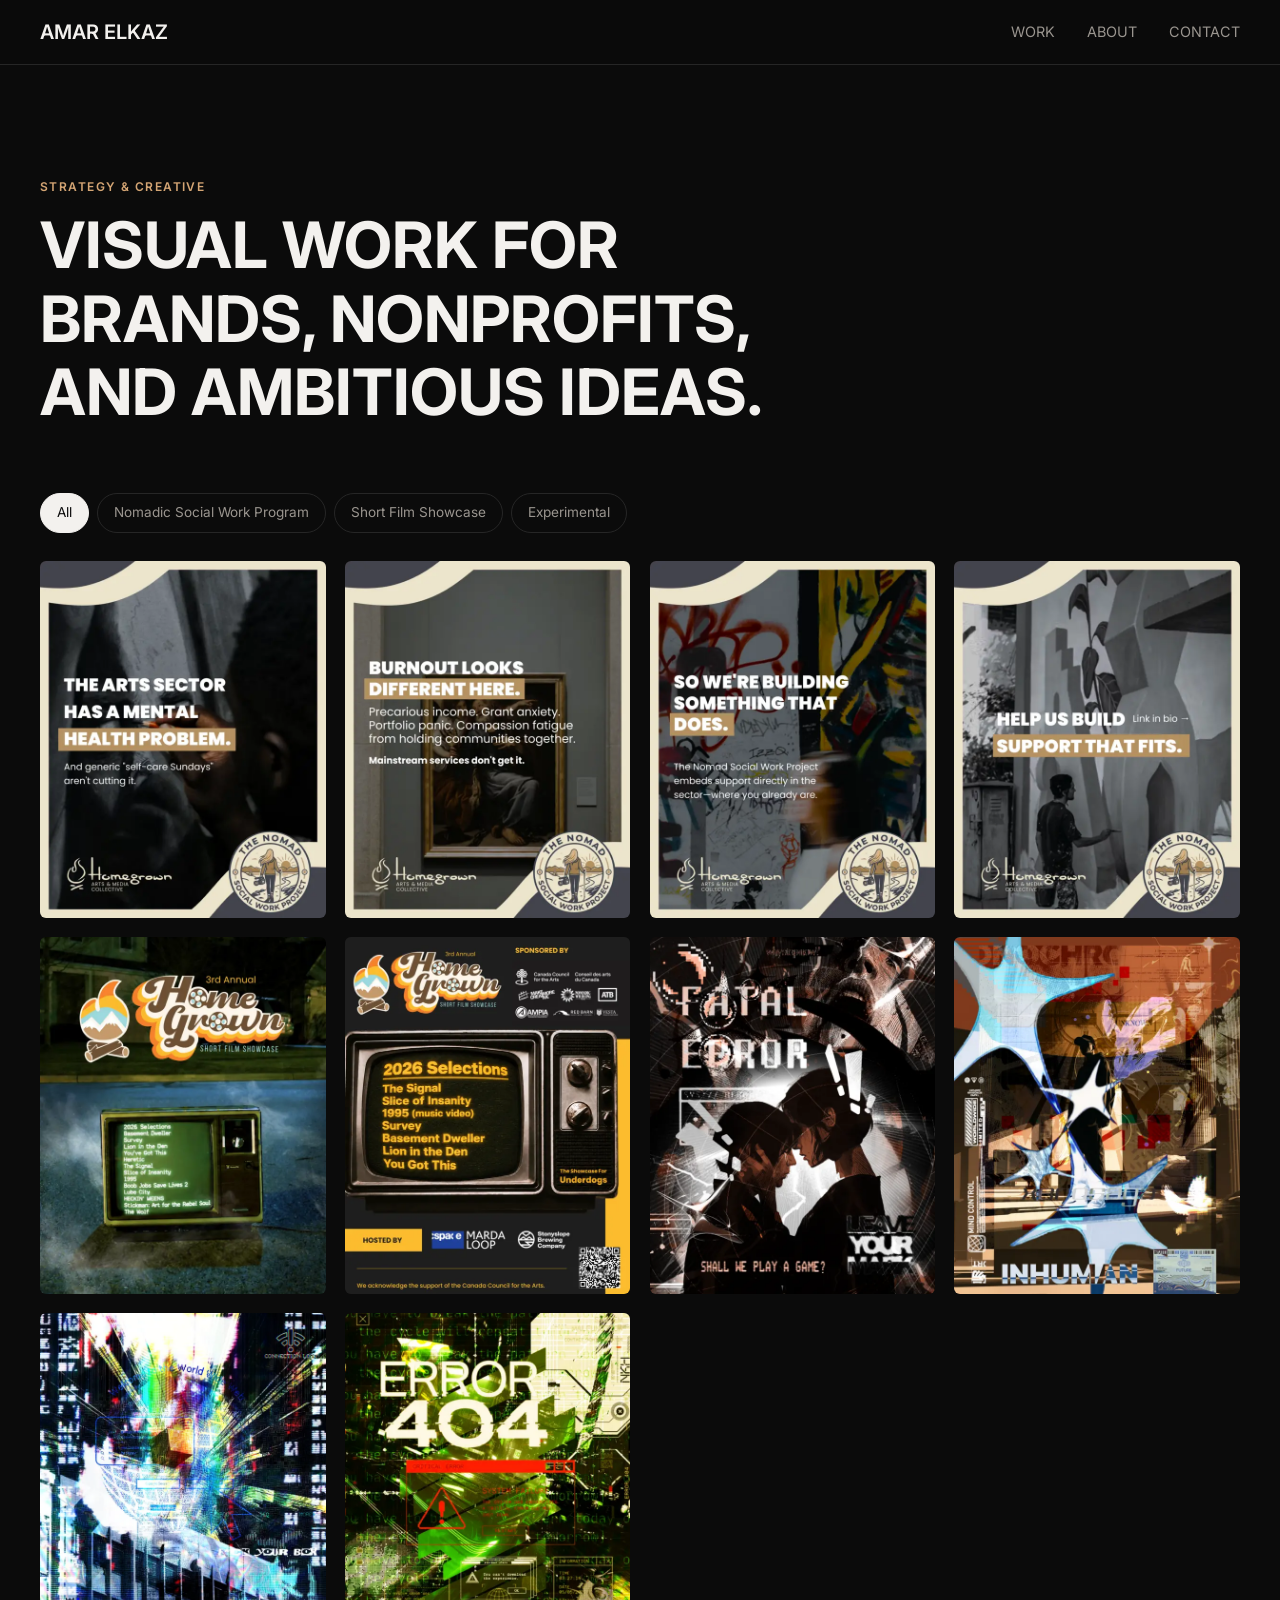
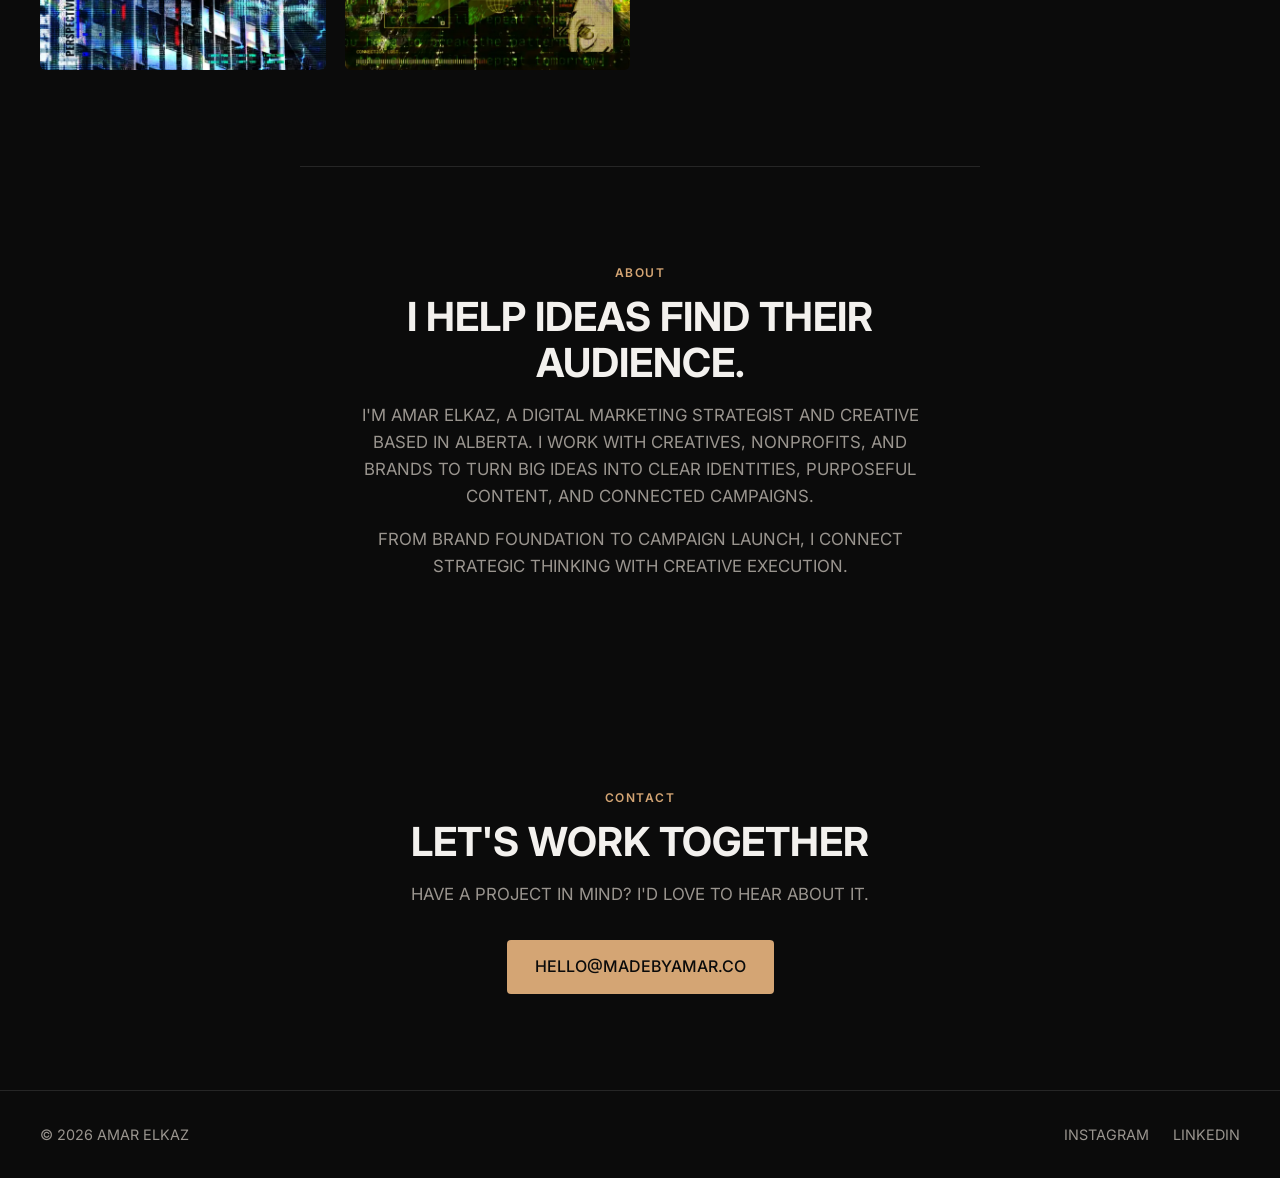
<file: index.html>
<!DOCTYPE html>
<html lang="en">
<head>
  <!-- Google tag (gtag.js) -->
  <script async src="https://www.googletagmanager.com/gtag/js?id=G-0TSCBR8PMH"></script>
  <script>
    window.dataLayer = window.dataLayer || [];
    function gtag(){dataLayer.push(arguments);}
    gtag('js', new Date());
    gtag('config', 'G-0TSCBR8PMH');
  </script>
  <meta charset="UTF-8">
  <meta name="viewport" content="width=device-width, initial-scale=1.0">
  <title>Amar Elkaz — Creative Portfolio</title>
  <meta name="description" content="Portfolio of Amar Elkaz — digital marketing strategist and creative.">
  <meta property="og:title" content="Amar Elkaz — Creative Portfolio">
  <meta property="og:description" content="Digital marketing and creative work for brands, nonprofits, and ambitious ideas.">
  <meta property="og:image" content="https://madebyamar.co/images/showcase-01.webp">
  <link rel="preconnect" href="https://fonts.googleapis.com">
  <link rel="preconnect" href="https://fonts.gstatic.com" crossorigin>
  <link href="https://fonts.googleapis.com/css2?family=Inter:wght@400;500;600;700&display=swap" rel="stylesheet">
  <link rel="stylesheet" href="styles.css">
</head>
<body>
  <header class="site-header">
    <nav class="nav">
      <a href="#top" class="logo">Amar Elkaz</a>
      <ul class="nav-links">
        <li><a href="#work">Work</a></li>
        <li><a href="#about">About</a></li>
        <li><a href="#contact">Contact</a></li>
      </ul>
    </nav>
  </header>

  <main id="top">
    <section class="intro">
      <span class="section-label">Strategy &amp; Creative</span>
      <h1>Visual work for brands, nonprofits, and ambitious ideas.</h1>
    </section>

    <section class="gallery" id="work" aria-label="Selected work">
      <div class="filters" role="group" aria-label="Filter projects">
        <button class="filter is-active" data-filter="all" aria-pressed="true">All</button>
        <button class="filter" data-filter="homegrown" aria-pressed="false">Nomadic Social Work Program</button>
        <button class="filter" data-filter="showcase" aria-pressed="false">Short Film Showcase</button>
        <button class="filter" data-filter="brand" aria-pressed="false">Experimental</button>
      </div>

      <ul class="gallery-grid">
        <li class="tile" data-project="homegrown">
          <button class="tile-btn" data-full="images/homegrown-01.webp" data-caption="Nomadic Social Work Program — Social campaign visuals for a mobile social work program serving communities on the move.">
            <img src="images/homegrown-01-thumb.webp" width="600" height="750" loading="lazy" alt="Nomadic Social Work Program post: The arts sector has a mental health problem.">
            <span class="tile-meta"><span class="tile-tag">Campaign</span>Nomadic Social Work Program</span>
          </button>
        </li>
        <li class="tile" data-project="homegrown">
          <button class="tile-btn" data-full="images/homegrown-02.webp" data-caption="Nomadic Social Work Program — Social campaign visuals for a mobile social work program serving communities on the move.">
            <img src="images/homegrown-02-thumb.webp" width="600" height="750" loading="lazy" alt="Nomadic Social Work Program post: Burnout looks different here.">
            <span class="tile-meta"><span class="tile-tag">Campaign</span>Nomadic Social Work Program</span>
          </button>
        </li>
        <li class="tile" data-project="homegrown">
          <button class="tile-btn" data-full="images/homegrown-03.webp" data-caption="Nomadic Social Work Program — Social campaign visuals for a mobile social work program serving communities on the move.">
            <img src="images/homegrown-03-thumb.webp" width="600" height="750" loading="lazy" alt="Nomadic Social Work Program post: So we're building something that does.">
            <span class="tile-meta"><span class="tile-tag">Campaign</span>Nomadic Social Work Program</span>
          </button>
        </li>
        <li class="tile" data-project="homegrown">
          <button class="tile-btn" data-full="images/homegrown-04.webp" data-caption="Nomadic Social Work Program — Social campaign visuals for a mobile social work program serving communities on the move.">
            <img src="images/homegrown-04-thumb.webp" width="600" height="750" loading="lazy" alt="Nomadic Social Work Program post: Help us build support that fits.">
            <span class="tile-meta"><span class="tile-tag">Campaign</span>Nomadic Social Work Program</span>
          </button>
        </li>
        <li class="tile" data-project="showcase">
          <button class="tile-btn" data-full="images/showcase-01.webp" data-caption="Short Film Showcase 2026 — Promotional materials for the annual showcase.">
            <img src="images/showcase-01-thumb.webp" width="600" height="776" loading="lazy" alt="3rd Annual Homegrown Short Film Showcase poster with a vintage TV listing 2026 selections">
            <span class="tile-meta"><span class="tile-tag">Event</span>Short Film Showcase 2026</span>
          </button>
        </li>
        <li class="tile" data-project="showcase">
          <button class="tile-btn" data-full="images/showcase-02.webp" data-caption="Short Film Showcase 2026 — Promotional materials for the annual showcase.">
            <img src="images/showcase-02-thumb.webp" width="600" height="777" loading="lazy" alt="Short Film Showcase 2026 selections poster with sponsors and hosts">
            <span class="tile-meta"><span class="tile-tag">Event</span>Short Film Showcase 2026</span>
          </button>
        </li>
        <li class="tile" data-project="brand">
          <button class="tile-btn" data-full="images/brand-01.webp" data-caption="Experimental — Experimental carousel and feed content exploring new visual directions.">
            <img src="images/brand-01-thumb.webp" width="600" height="750" loading="lazy" alt="Fatal Error poster: two figures in a glitched, monochrome sci-fi scene">
            <span class="tile-meta"><span class="tile-tag">Experimental</span>Experimental</span>
          </button>
        </li>
        <li class="tile" data-project="brand">
          <button class="tile-btn" data-full="images/brand-02.webp" data-caption="Experimental — Experimental carousel and feed content exploring new visual directions.">
            <img src="images/brand-02-thumb.webp" width="600" height="750" loading="lazy" alt="Inhuman poster: collage of glitch shapes and stars">
            <span class="tile-meta"><span class="tile-tag">Experimental</span>Experimental</span>
          </button>
        </li>
        <li class="tile" data-project="brand">
          <button class="tile-btn" data-full="images/brand-03.webp" data-caption="Experimental — Experimental carousel and feed content exploring new visual directions.">
            <img src="images/brand-03-thumb.webp" width="600" height="750" loading="lazy" alt="Perspective poster: glitch-art cityscape">
            <span class="tile-meta"><span class="tile-tag">Experimental</span>Experimental</span>
          </button>
        </li>
        <li class="tile" data-project="brand">
          <button class="tile-btn" data-full="images/brand-04.webp" data-caption="Experimental — Experimental carousel and feed content exploring new visual directions.">
            <img src="images/brand-04-thumb.webp" width="600" height="750" loading="lazy" alt="Error 404 poster: green glitch-art collage">
            <span class="tile-meta"><span class="tile-tag">Experimental</span>Experimental</span>
          </button>
        </li>
      </ul>
    </section>

    <section class="about" id="about">
      <span class="section-label">About</span>
      <h2>I help ideas find their audience.</h2>
      <p>I'm Amar Elkaz, a digital marketing strategist and creative based in Alberta. I work with creatives, nonprofits, and brands to turn big ideas into clear identities, purposeful content, and connected campaigns.</p>
      <p>From brand foundation to campaign launch, I connect strategic thinking with creative execution.</p>
    </section>

    <section class="contact" id="contact">
      <span class="section-label">Contact</span>
      <h2>Let's work together</h2>
      <p>Have a project in mind? I'd love to hear about it.</p>
      <a href="mailto:hello@madebyamar.co" class="btn">hello@madebyamar.co</a>
    </section>
  </main>

  <footer class="site-footer">
    <p>© 2026 Amar Elkaz</p>
    <div class="footer-links">
      <a href="https://www.instagram.com/madebyamar.co/" target="_blank" rel="noopener">Instagram</a>
      <a href="https://www.linkedin.com/in/amar-elkaz" target="_blank" rel="noopener">LinkedIn</a>
    </div>
  </footer>

  <dialog class="lightbox" aria-label="Image viewer">
    <button class="lb-close" aria-label="Close">×</button>
    <button class="lb-nav lb-prev" aria-label="Previous image">‹</button>
    <figure>
      <img alt="">
      <figcaption></figcaption>
    </figure>
    <button class="lb-nav lb-next" aria-label="Next image">›</button>
  </dialog>

  <script src="script.js"></script>
</body>
</html>
</file>
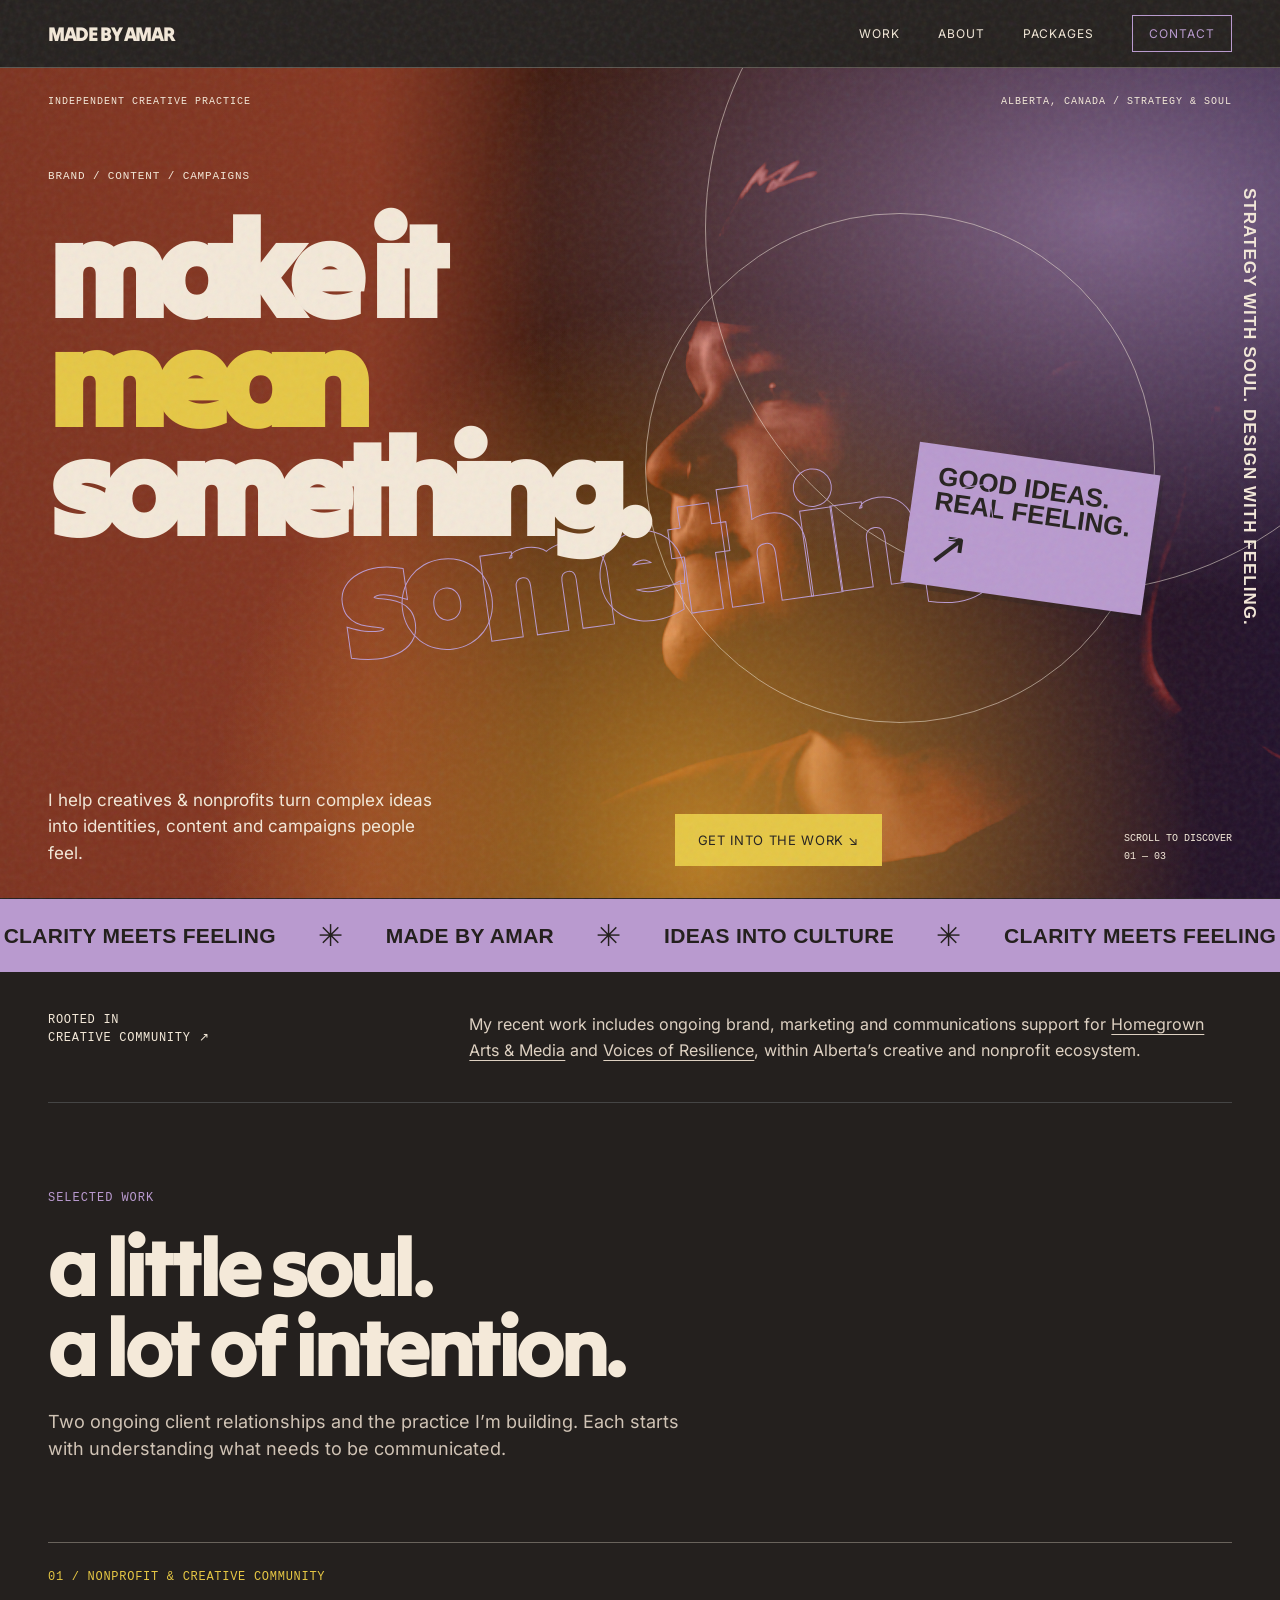
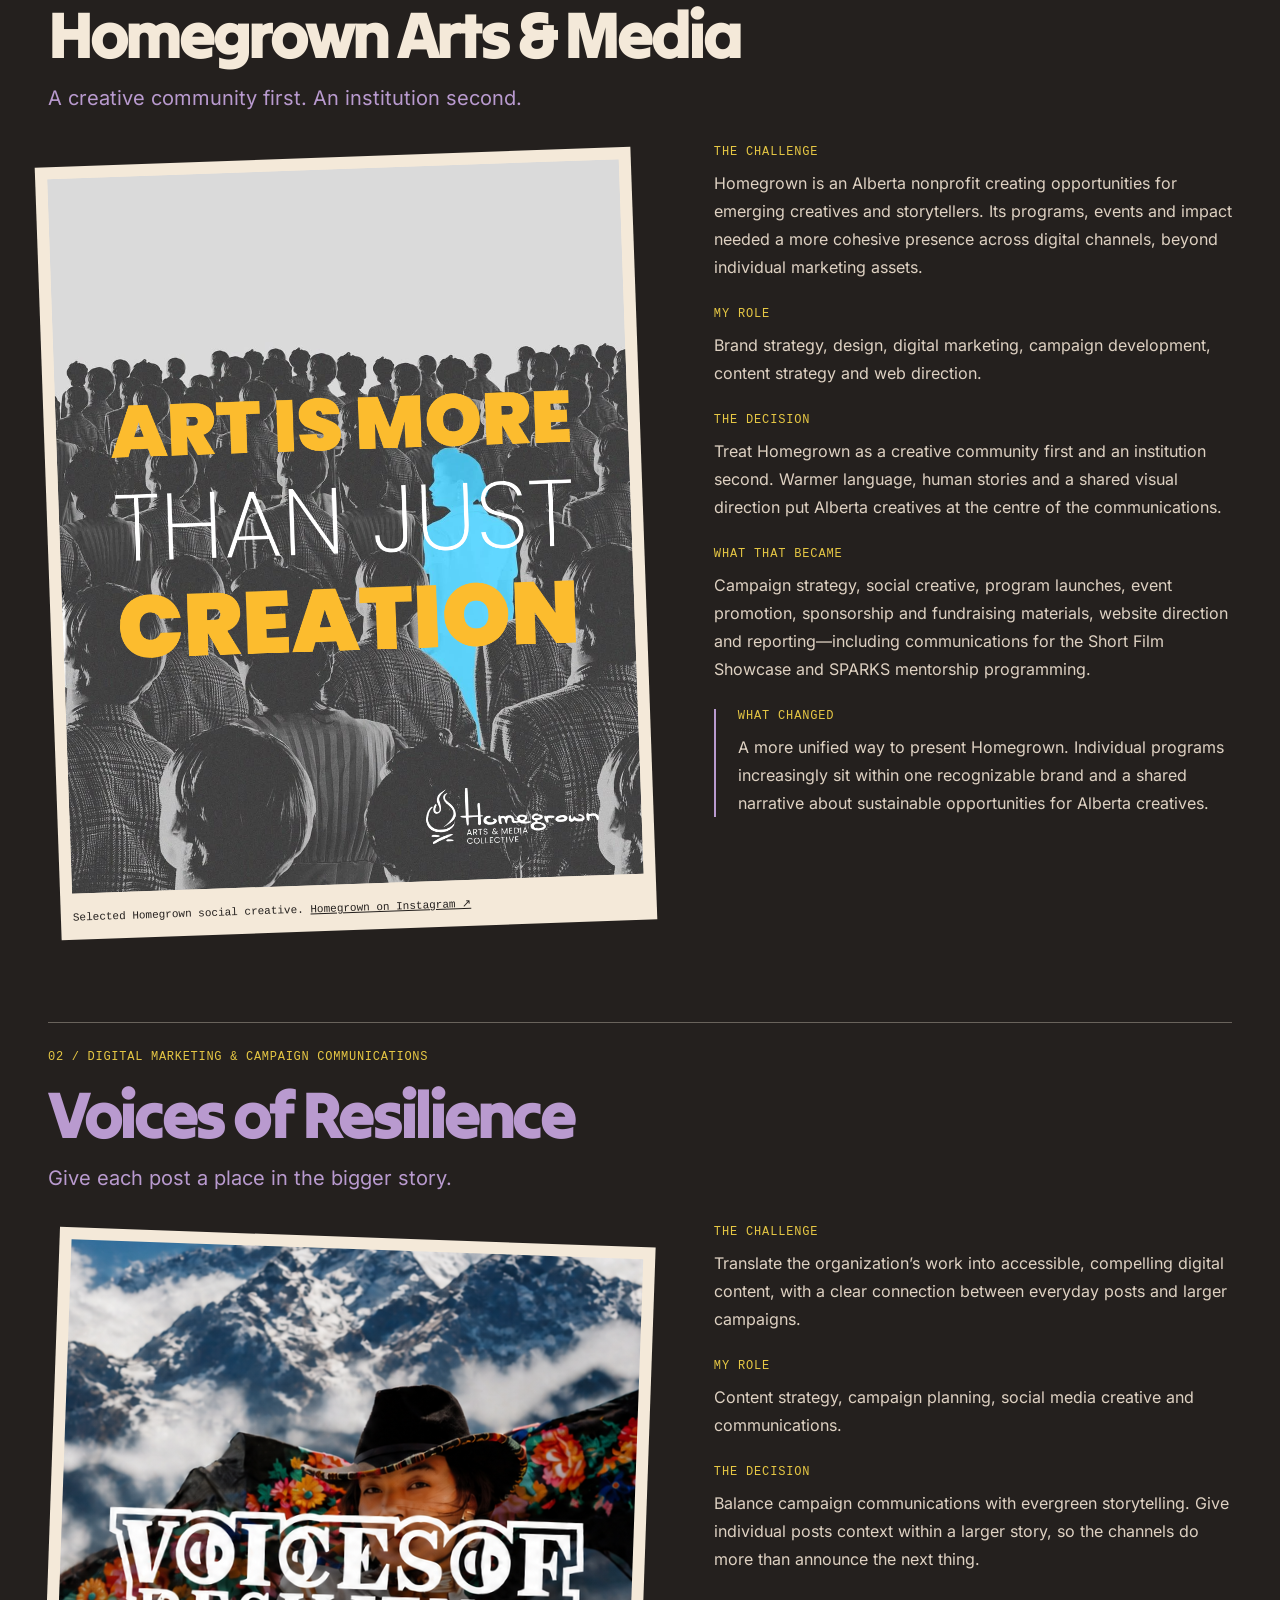
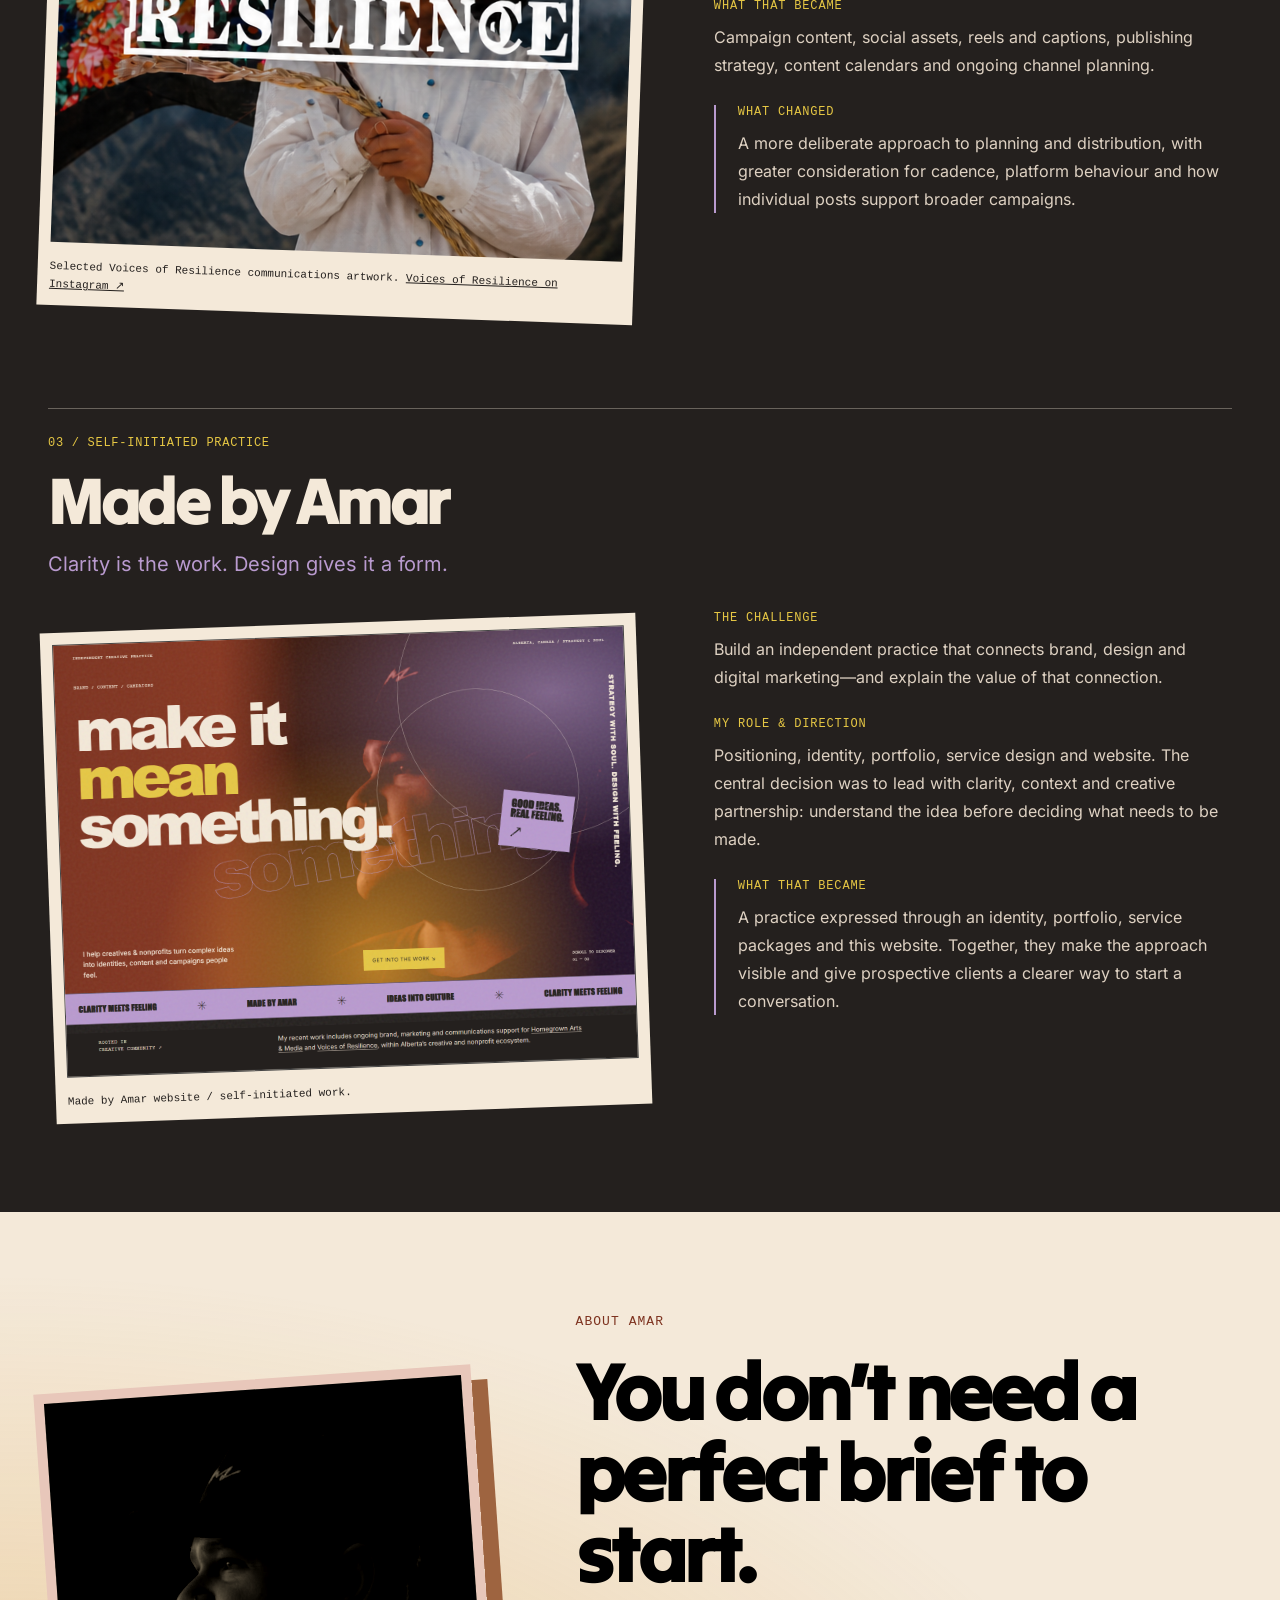
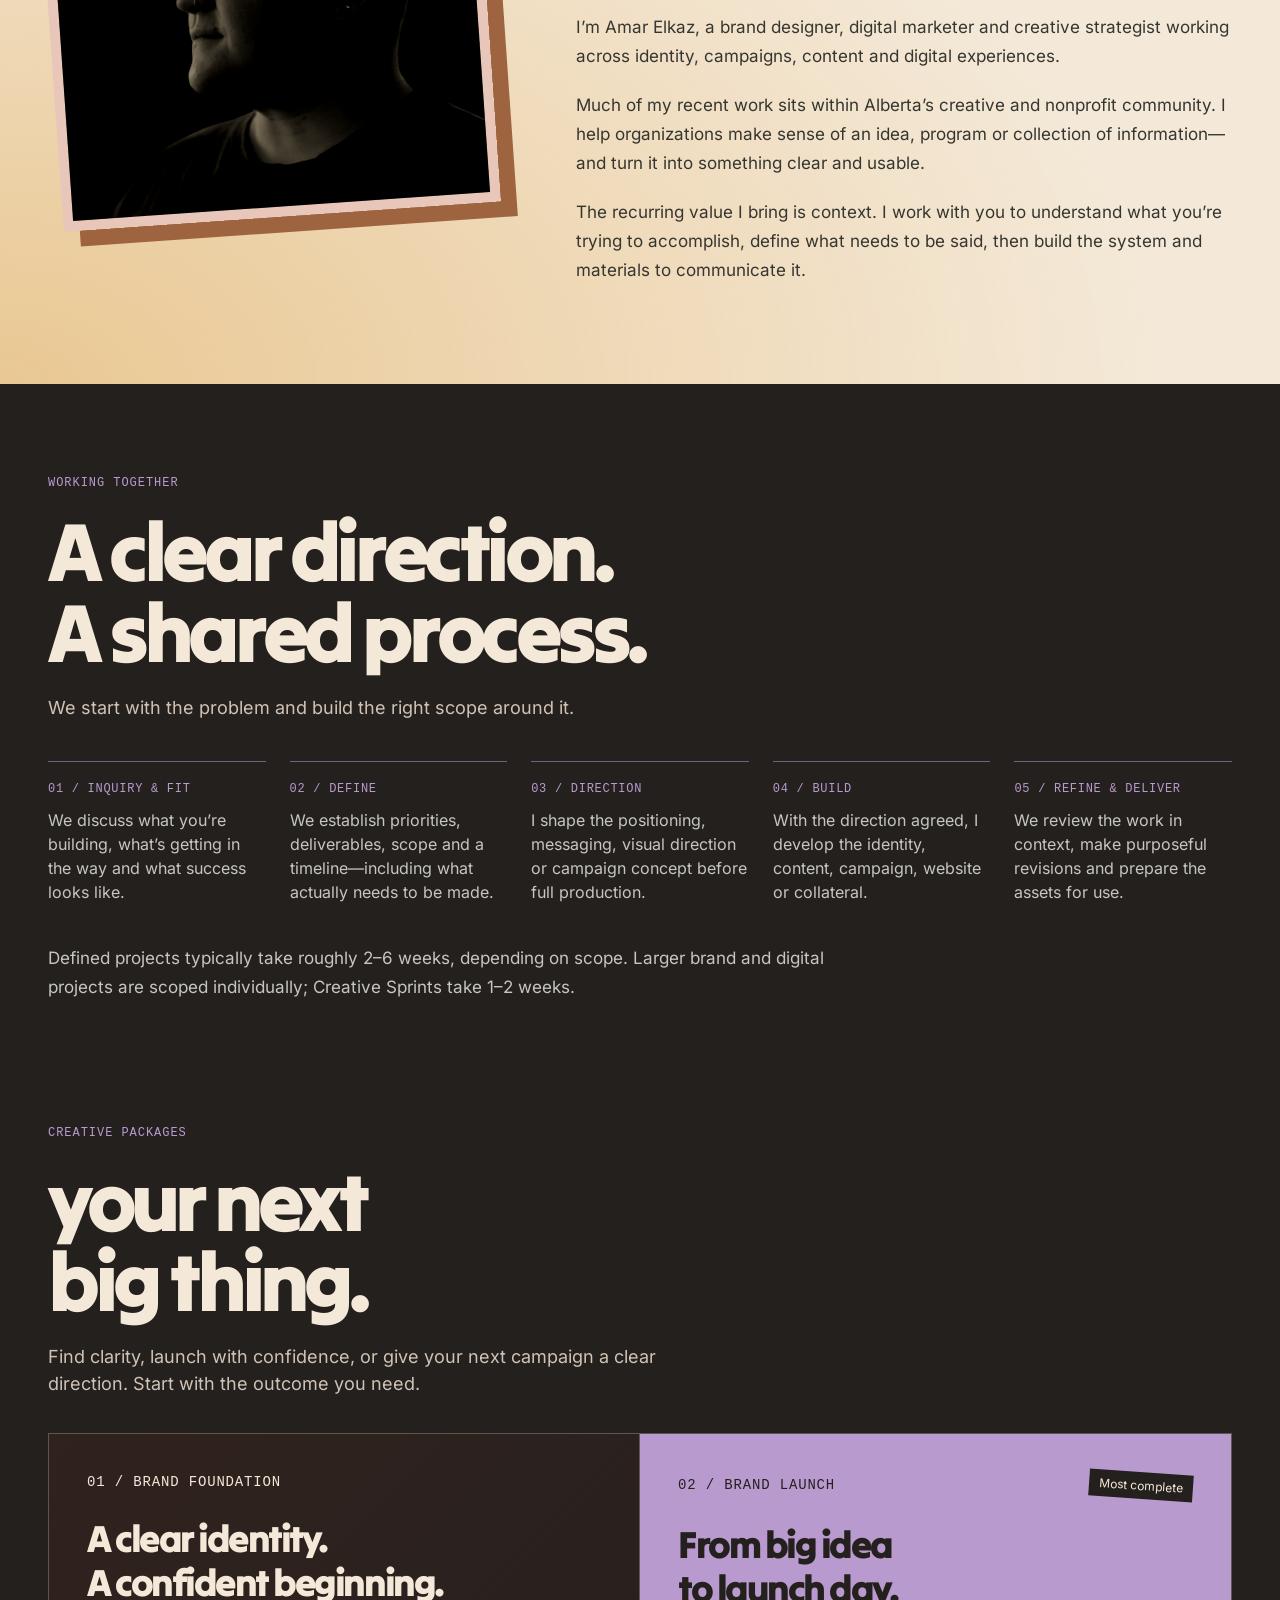
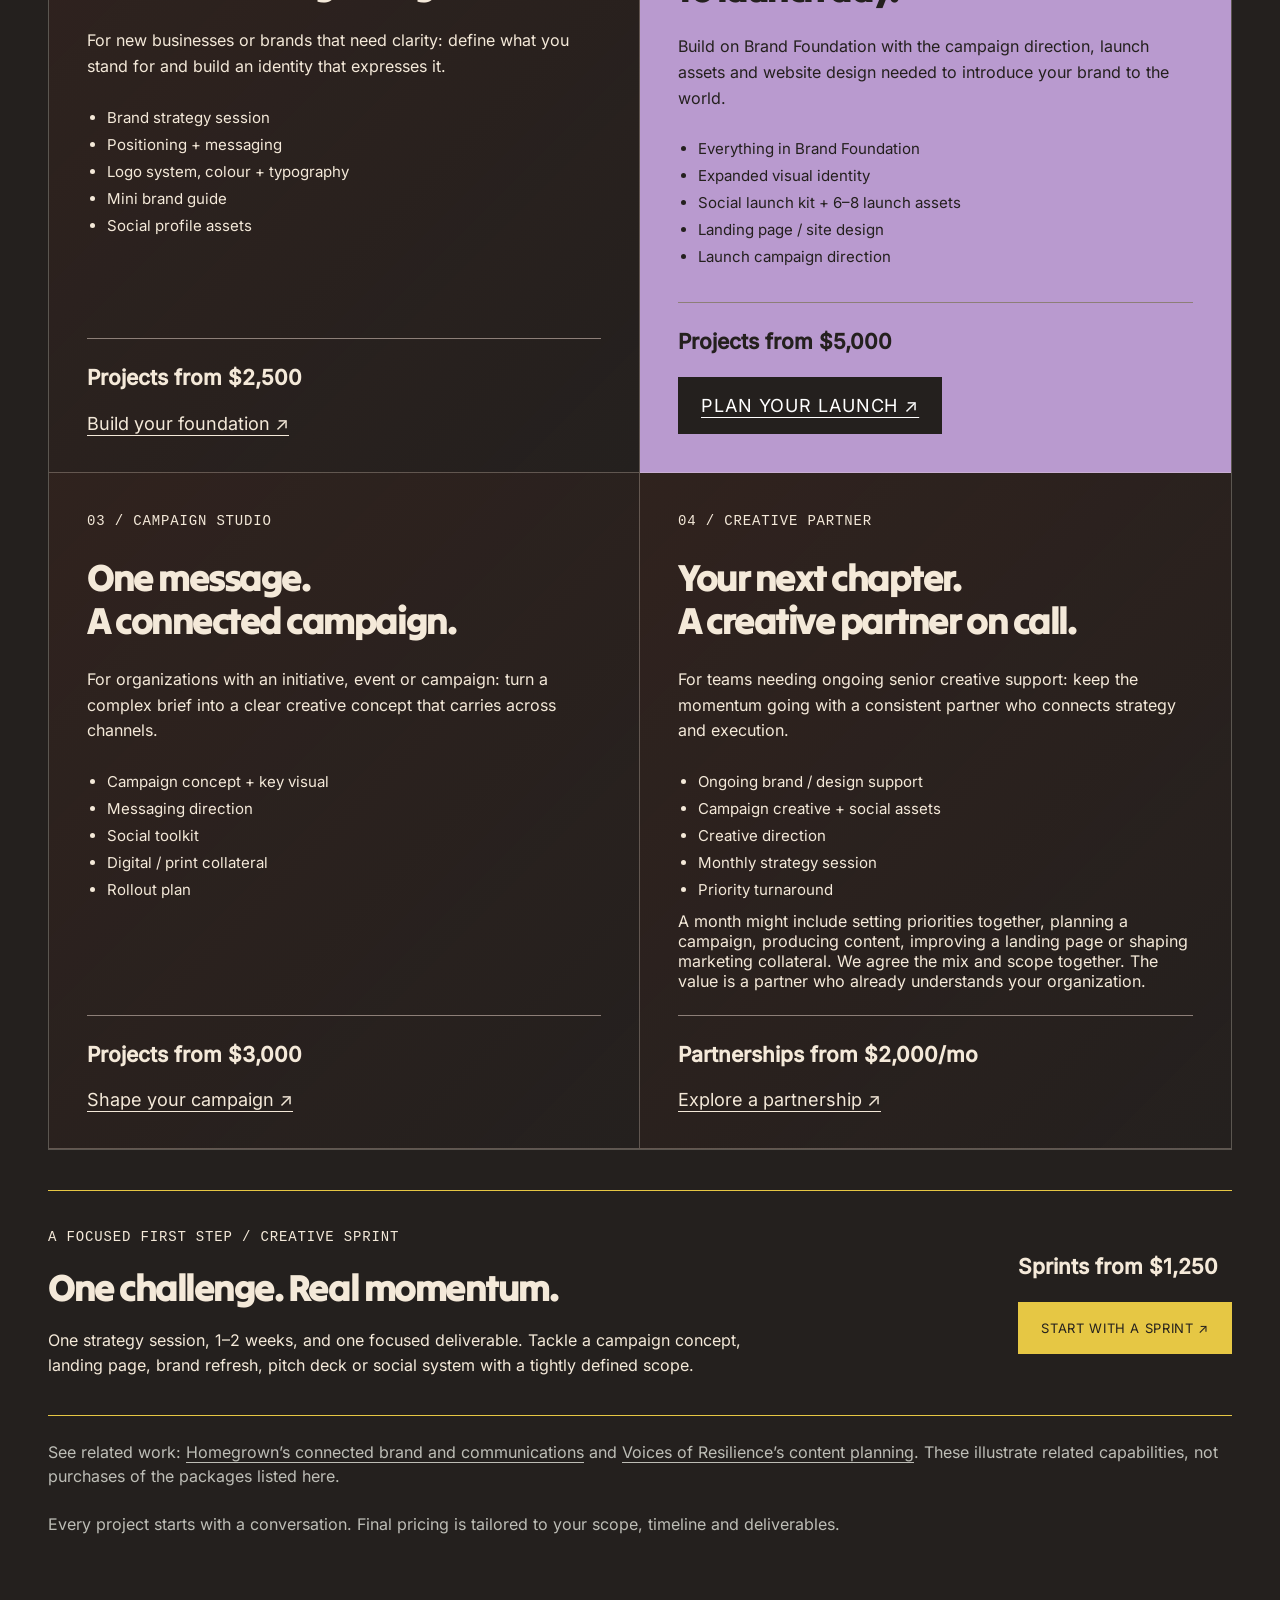
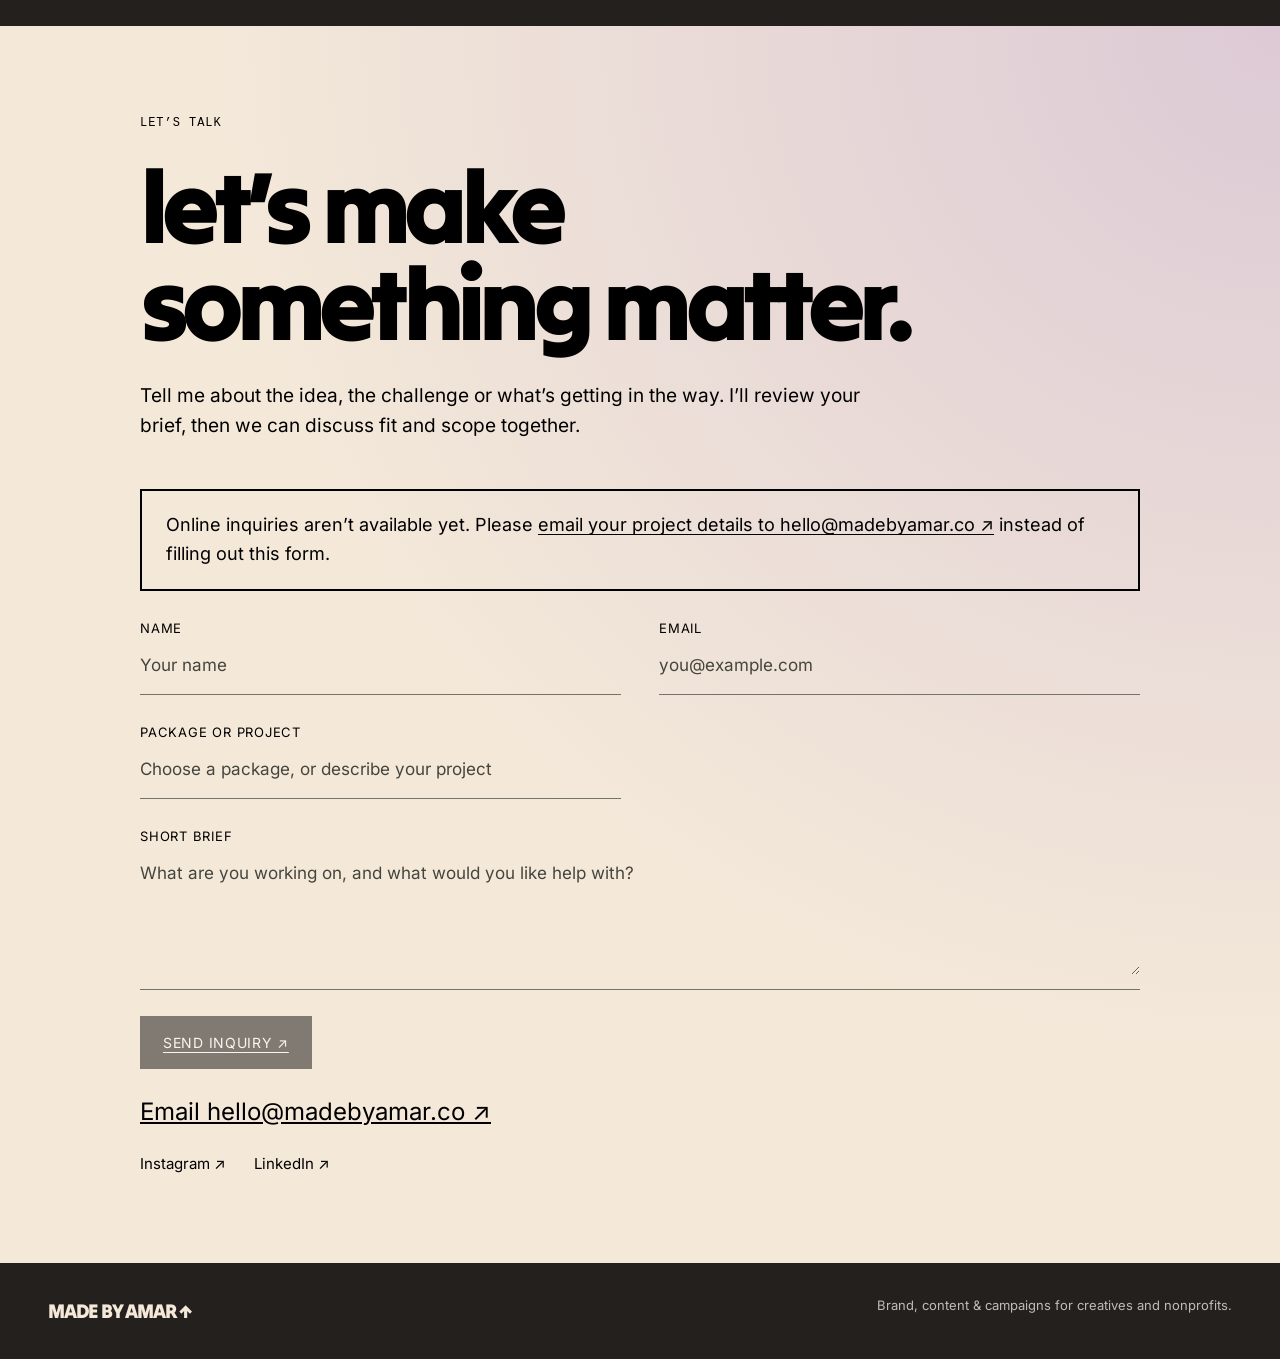
<file: backups/nostalgia-2026-11-20/index.html>
<!doctype html>
<html lang="en">
<head>
<meta charset="utf-8"><meta name="viewport" content="width=device-width, initial-scale=1"><meta name="theme-color" content="#24201E">
<title>Made by Amar — Brand &amp; Campaigns for Creatives &amp; Nonprofits</title>
<meta name="description" content="Amar Elkaz helps creatives and nonprofits turn complex ideas into clear identities, purposeful content and connected campaigns. Explore the work and transparent creative packages.">
<link rel="stylesheet" href="assets/fonts.css"><link rel="stylesheet" href="styles.css?v=20260908-mobile2"><script src="inquiry.js?v=20260908-mobile2" defer></script><script src="mobile.js?v=20260908-mobile2" defer></script>
</head>
<body id="top">
<a class="skip-link" href="#work">Skip to selected work</a>
<div class="site-navigation">
<nav class="container" aria-label="Primary navigation"><a href="#top">MADE BY AMAR</a><a href="#work">Work</a><a href="#about">About</a><a href="#packages">Packages</a><a href="#contact">Contact</a></nav>
</div>
<header class="introduction">
<div class="hero-collage">
<img class="hero-photo" src="assets/amar-portrait.png" alt="Amar Elkaz in profile, treated with warm amber and violet light" fetchpriority="high">
<div class="light-leak" aria-hidden="true"></div>
<div class="orbit orbit-one" aria-hidden="true"></div><div class="orbit orbit-two" aria-hidden="true"></div>
<div class="hero-meta"><span>INDEPENDENT CREATIVE PRACTICE</span><span>ALBERTA, CANADA / STRATEGY &amp; SOUL</span></div>
<p class="hero-vertical" aria-hidden="true">STRATEGY WITH SOUL. DESIGN WITH FEELING.</p>
<div class="hero-copy"><p class="eyebrow">BRAND / CONTENT / CAMPAIGNS</p><h1>make it<br><span>mean</span><br>something.</h1></div>
<span class="type-echo" aria-hidden="true">something.</span>
<div class="hero-sticker" aria-hidden="true">GOOD IDEAS.<br>REAL FEELING.<span>↗</span></div>
<div class="hero-bottom"><p><span class="desktop-copy">I help creatives &amp; nonprofits turn complex ideas into identities, content and campaigns people feel.</span><span class="mobile-copy">Brand, content &amp; campaigns for creatives and nonprofits.</span></p><a class="button button-light" href="#work">GET INTO THE WORK ↘</a><span class="hero-index">SCROLL TO DISCOVER<br>01 — 03</span></div>
</div>
<div class="ticker" aria-hidden="true"><span>CLARITY MEETS FEELING</span><b>✳</b><span>MADE BY AMAR</span><b>✳</b><span>IDEAS INTO CULTURE</span><b>✳</b><span>CLARITY MEETS FEELING</span></div>
<div class="credibility container"><p class="eyebrow">ROOTED IN<br>CREATIVE COMMUNITY ↗</p><p>My recent work includes ongoing brand, marketing and communications support for <a href="#homegrown">Homegrown Arts &amp; Media</a> and <a href="#voices">Voices of Resilience</a>, within Alberta’s creative and nonprofit ecosystem.</p></div>
</header><main>
<section class="work container" id="work" aria-labelledby="work-heading">
<div class="section-intro"><p class="eyebrow">SELECTED WORK</p><h2 id="work-heading">a little soul.<br>a lot of intention.</h2><p>Two ongoing client relationships and the practice I’m building. Each starts with understanding what needs to be communicated.</p></div>
<article class="case-study" id="homegrown"><div class="case-heading"><p class="eyebrow">01 / NONPROFIT &amp; CREATIVE COMMUNITY</p><h3>Homegrown Arts &amp; Media</h3><p class="case-deck">A creative community first. An institution second.</p></div><div class="case-grid"><figure><div class="artwork homegrown"><img src="assets/homegrown.png" alt="Homegrown campaign creative combines community photography with the headline Art is more than just creation" loading="lazy"></div><figcaption>Selected Homegrown social creative. <a href="https://instagram.com/weare.homegrown" target="_blank" rel="noopener noreferrer">Homegrown on Instagram ↗</a></figcaption></figure><details class="mobile-disclosure case-details" open><summary>Read the project story</summary><div class="case-story"><div><h4>The challenge</h4><p>Homegrown is an Alberta nonprofit creating opportunities for emerging creatives and storytellers. Its programs, events and impact needed a more cohesive presence across digital channels, beyond individual marketing assets.</p></div><div><h4>My role</h4><p>Brand strategy, design, digital marketing, campaign development, content strategy and web direction.</p></div><div><h4>The decision</h4><p>Treat Homegrown as a creative community first and an institution second. Warmer language, human stories and a shared visual direction put Alberta creatives at the centre of the communications.</p></div><div><h4>What that became</h4><p>Campaign strategy, social creative, program launches, event promotion, sponsorship and fundraising materials, website direction and reporting—including communications for the Short Film Showcase and SPARKS mentorship programming.</p></div><div class="case-outcome"><h4>What changed</h4><p>A more unified way to present Homegrown. Individual programs increasingly sit within one recognizable brand and a shared narrative about sustainable opportunities for Alberta creatives.</p></div></div></details></div></article>
<article class="case-study" id="voices"><div class="case-heading"><p class="eyebrow">02 / DIGITAL MARKETING &amp; CAMPAIGN COMMUNICATIONS</p><h3>Voices of Resilience</h3><p class="case-deck">Give each post a place in the bigger story.</p></div><div class="case-grid"><figure><div class="artwork voices"><img src="assets/voices-of-resilience.png" alt="Voices of Resilience artwork with bold lettering over a mountain landscape and a person holding flowers" loading="lazy"></div><figcaption>Selected Voices of Resilience communications artwork. <a href="https://instagram.com/vor.podcast" target="_blank" rel="noopener noreferrer">Voices of Resilience on Instagram ↗</a></figcaption></figure><details class="mobile-disclosure case-details" open><summary>Read the project story</summary><div class="case-story"><div><h4>The challenge</h4><p>Translate the organization’s work into accessible, compelling digital content, with a clear connection between everyday posts and larger campaigns.</p></div><div><h4>My role</h4><p>Content strategy, campaign planning, social media creative and communications.</p></div><div><h4>The decision</h4><p>Balance campaign communications with evergreen storytelling. Give individual posts context within a larger story, so the channels do more than announce the next thing.</p></div><div><h4>What that became</h4><p>Campaign content, social assets, reels and captions, publishing strategy, content calendars and ongoing channel planning.</p></div><div class="case-outcome"><h4>What changed</h4><p>A more deliberate approach to planning and distribution, with greater consideration for cadence, platform behaviour and how individual posts support broader campaigns.</p></div></div></details></div></article>
<article class="case-study self-study" id="made-by-amar"><div class="case-heading"><p class="eyebrow">03 / SELF-INITIATED PRACTICE</p><h3>Made by Amar</h3><p class="case-deck">Clarity is the work. Design gives it a form.</p></div><div class="case-grid"><figure><img class="site-capture" src="assets/made-by-amar-site.png" alt="The Made by Amar homepage showing its positioning, Homegrown creative and work-first structure" loading="lazy"><figcaption>Made by Amar website / self-initiated work.</figcaption></figure><details class="mobile-disclosure case-details" open><summary>Read the project story</summary><div class="case-story"><div><h4>The challenge</h4><p>Build an independent practice that connects brand, design and digital marketing—and explain the value of that connection.</p></div><div><h4>My role &amp; direction</h4><p>Positioning, identity, portfolio, service design and website. The central decision was to lead with clarity, context and creative partnership: understand the idea before deciding what needs to be made.</p></div><div class="case-outcome"><h4>What that became</h4><p>A practice expressed through an identity, portfolio, service packages and this website. Together, they make the approach visible and give prospective clients a clearer way to start a conversation.</p></div></div></details></div></article>
</section>
<section class="about-section" id="about" aria-labelledby="about-heading"><div class="container about-grid"><img class="about-portrait" src="assets/amar-portrait.png" alt="Black and white portrait of Amar Elkaz" width="640" height="640" loading="lazy"><div class="section-intro"><p class="eyebrow">ABOUT AMAR</p><h2 id="about-heading">You don’t need a perfect brief to start.</h2><p>I’m Amar Elkaz, a brand designer, digital marketer and creative strategist working across identity, campaigns, content and digital experiences.</p><details class="mobile-disclosure about-details" open><summary>More about my approach</summary><p>Much of my recent work sits within Alberta’s creative and nonprofit community. I help organizations make sense of an idea, program or collection of information—and turn it into something clear and usable.</p><p>The recurring value I bring is context. I work with you to understand what you’re trying to accomplish, define what needs to be said, then build the system and materials to communicate it.</p></details></div></div></section>
<section class="working container" aria-labelledby="process-heading"><div class="section-intro"><p class="eyebrow">WORKING TOGETHER</p><h2 id="process-heading">A clear direction.<br>A shared process.</h2><p>We start with the problem and build the right scope around it.</p></div><details class="mobile-disclosure process-details" open><summary>How we’ll work together</summary><ol class="process"><li><span>01 / INQUIRY &amp; FIT</span>We discuss what you’re building, what’s getting in the way and what success looks like.</li><li><span>02 / DEFINE</span>We establish priorities, deliverables, scope and a timeline—including what actually needs to be made.</li><li><span>03 / DIRECTION</span>I shape the positioning, messaging, visual direction or campaign concept before full production.</li><li><span>04 / BUILD</span>With the direction agreed, I develop the identity, content, campaign, website or collateral.</li><li><span>05 / REFINE &amp; DELIVER</span>We review the work in context, make purposeful revisions and prepare the assets for use.</li></ol><p class="timing-note">Defined projects typically take roughly 2–6 weeks, depending on scope. Larger brand and digital projects are scoped individually; Creative Sprints take 1–2 weeks.</p></details></section>
<section class="packages container" id="packages" aria-labelledby="packages-heading">
<div class="section-intro"><p class="eyebrow">CREATIVE PACKAGES</p><h2 id="packages-heading">your next<br>big thing.</h2><p>Find clarity, launch with confidence, or give your next campaign a clear direction. Start with the outcome you need.</p></div>

<div class="package-grid">
<article class="package-card"><p class="eyebrow">01 / BRAND FOUNDATION</p><h3>A clear identity.<br>A confident beginning.</h3><p>For new businesses or brands that need clarity: define what you stand for and build an identity that expresses it.</p><details class="mobile-disclosure package-details" open><summary>What’s included</summary><ul><li>Brand strategy session</li><li>Positioning + messaging</li><li>Logo system, colour + typography</li><li>Mini brand guide</li><li>Social profile assets</li></ul></details><div class="package-footer"><p class="price">Projects from $2,500</p><a href="#contact" data-package="Brand Foundation">Build your foundation ↗</a></div></article>
<article class="package-card package-featured"><div class="package-label"><p class="eyebrow">02 / BRAND LAUNCH</p><span class="package-badge">Most complete</span></div><h3>From big idea<br>to launch day.</h3><p>Build on Brand Foundation with the campaign direction, launch assets and website design needed to introduce your brand to the world.</p><details class="mobile-disclosure package-details" open><summary>What’s included</summary><ul><li>Everything in Brand Foundation</li><li>Expanded visual identity</li><li>Social launch kit + 6–8 launch assets</li><li>Landing page / site design</li><li>Launch campaign direction</li></ul></details><div class="package-footer"><p class="price">Projects from $5,000</p><a class="button button-dark" href="#contact" data-package="Brand Launch">Plan your launch ↗</a></div></article>
<article class="package-card"><p class="eyebrow">03 / CAMPAIGN STUDIO</p><h3>One message.<br>A connected campaign.</h3><p>For organizations with an initiative, event or campaign: turn a complex brief into a clear creative concept that carries across channels.</p><details class="mobile-disclosure package-details" open><summary>What’s included</summary><ul><li>Campaign concept + key visual</li><li>Messaging direction</li><li>Social toolkit</li><li>Digital / print collateral</li><li>Rollout plan</li></ul></details><div class="package-footer"><p class="price">Projects from $3,000</p><a href="#contact" data-package="Campaign Studio">Shape your campaign ↗</a></div></article>
<article class="package-card"><p class="eyebrow">04 / CREATIVE PARTNER</p><h3>Your next chapter.<br>A creative partner on call.</h3><p>For teams needing ongoing senior creative support: keep the momentum going with a consistent partner who connects strategy and execution.</p><details class="mobile-disclosure package-details" open><summary>What’s included</summary><ul><li>Ongoing brand / design support</li><li>Campaign creative + social assets</li><li>Creative direction</li><li>Monthly strategy session</li><li>Priority turnaround</li></ul><p class="partner-example">A month might include setting priorities together, planning a campaign, producing content, improving a landing page or shaping marketing collateral. We agree the mix and scope together. The value is a partner who already understands your organization.</p></details><div class="package-footer"><p class="price">Partnerships from $2,000/mo</p><a href="#contact" data-package="Creative Partner">Explore a partnership ↗</a></div></article>
</div>
<article class="creative-sprint"><div><p class="eyebrow">A FOCUSED FIRST STEP / CREATIVE SPRINT</p><h3>One challenge. Real momentum.</h3><p>One strategy session, 1–2 weeks, and one focused deliverable. Tackle a campaign concept, landing page, brand refresh, pitch deck or social system with a tightly defined scope.</p></div><div class="sprint-action"><p class="price">Sprints from $1,250</p><a class="button button-light" href="#contact" data-package="Creative Sprint">Start with a sprint ↗</a></div></article>
<p class="pricing-note">See related work: <a href="#homegrown">Homegrown’s connected brand and communications</a> and <a href="#voices">Voices of Resilience’s content planning</a>. These illustrate related capabilities, not purchases of the packages listed here.<br><br>Every project starts with a conversation. Final pricing is tailored to your scope, timeline and deliverables.</p>
</section>
<section class="about-contact" id="contact" aria-labelledby="contact-heading"><div class="container contact"><p class="eyebrow">LET’S TALK</p><h2 id="contact-heading">let&#8217;s make<br>something matter.</h2><p><span class="desktop-copy">Tell me about the idea, the challenge or what’s getting in the way. I’ll review your brief, then we can discuss fit and scope together.</span><span class="mobile-copy">Have a project in mind? Email me a few details to get started.</span></p>
<!-- Set a verified Formspree action URL and remove disabled from the submit button before launch. -->
<form id="inquiry-form" method="post" aria-describedby="form-status">
<p class="form-note inquiry-notice" id="form-status" role="status" aria-live="polite">Online inquiries aren’t available yet. Please <a href="mailto:hello@madebyamar.co">email your project details to hello@madebyamar.co ↗</a> instead of filling out this form.</p>
<label>Name<input name="name" autocomplete="name" placeholder="Your name" required maxlength="120"></label>
<label>Email<input type="email" name="email" autocomplete="email" placeholder="you@example.com" required maxlength="254"></label>
<label>Package or project<input name="project" placeholder="Choose a package, or describe your project" required maxlength="200"></label>
<label>Short brief<textarea name="brief" rows="4" placeholder="What are you working on, and what would you like help with?" required maxlength="3000"></textarea></label>
<button class="button button-dark" type="submit" disabled>Send inquiry ↗</button>
</form><noscript><p>If the online form is unavailable, use the email link below.</p></noscript><a class="email-link" href="mailto:hello@madebyamar.co">Email hello@madebyamar.co ↗</a><div class="actions" aria-label="Social links"><a href="https://instagram.com/madebyamar.co" target="_blank" rel="noopener noreferrer">Instagram ↗</a><a href="https://linkedin.com/in/amar-elkaz" target="_blank" rel="noopener noreferrer">LinkedIn ↗</a></div></div></section>
</main><footer class="container"><a href="#top">MADE BY AMAR ↑</a><p>Brand, content &amp; campaigns for creatives and nonprofits.</p></footer>
</body></html>
</file>
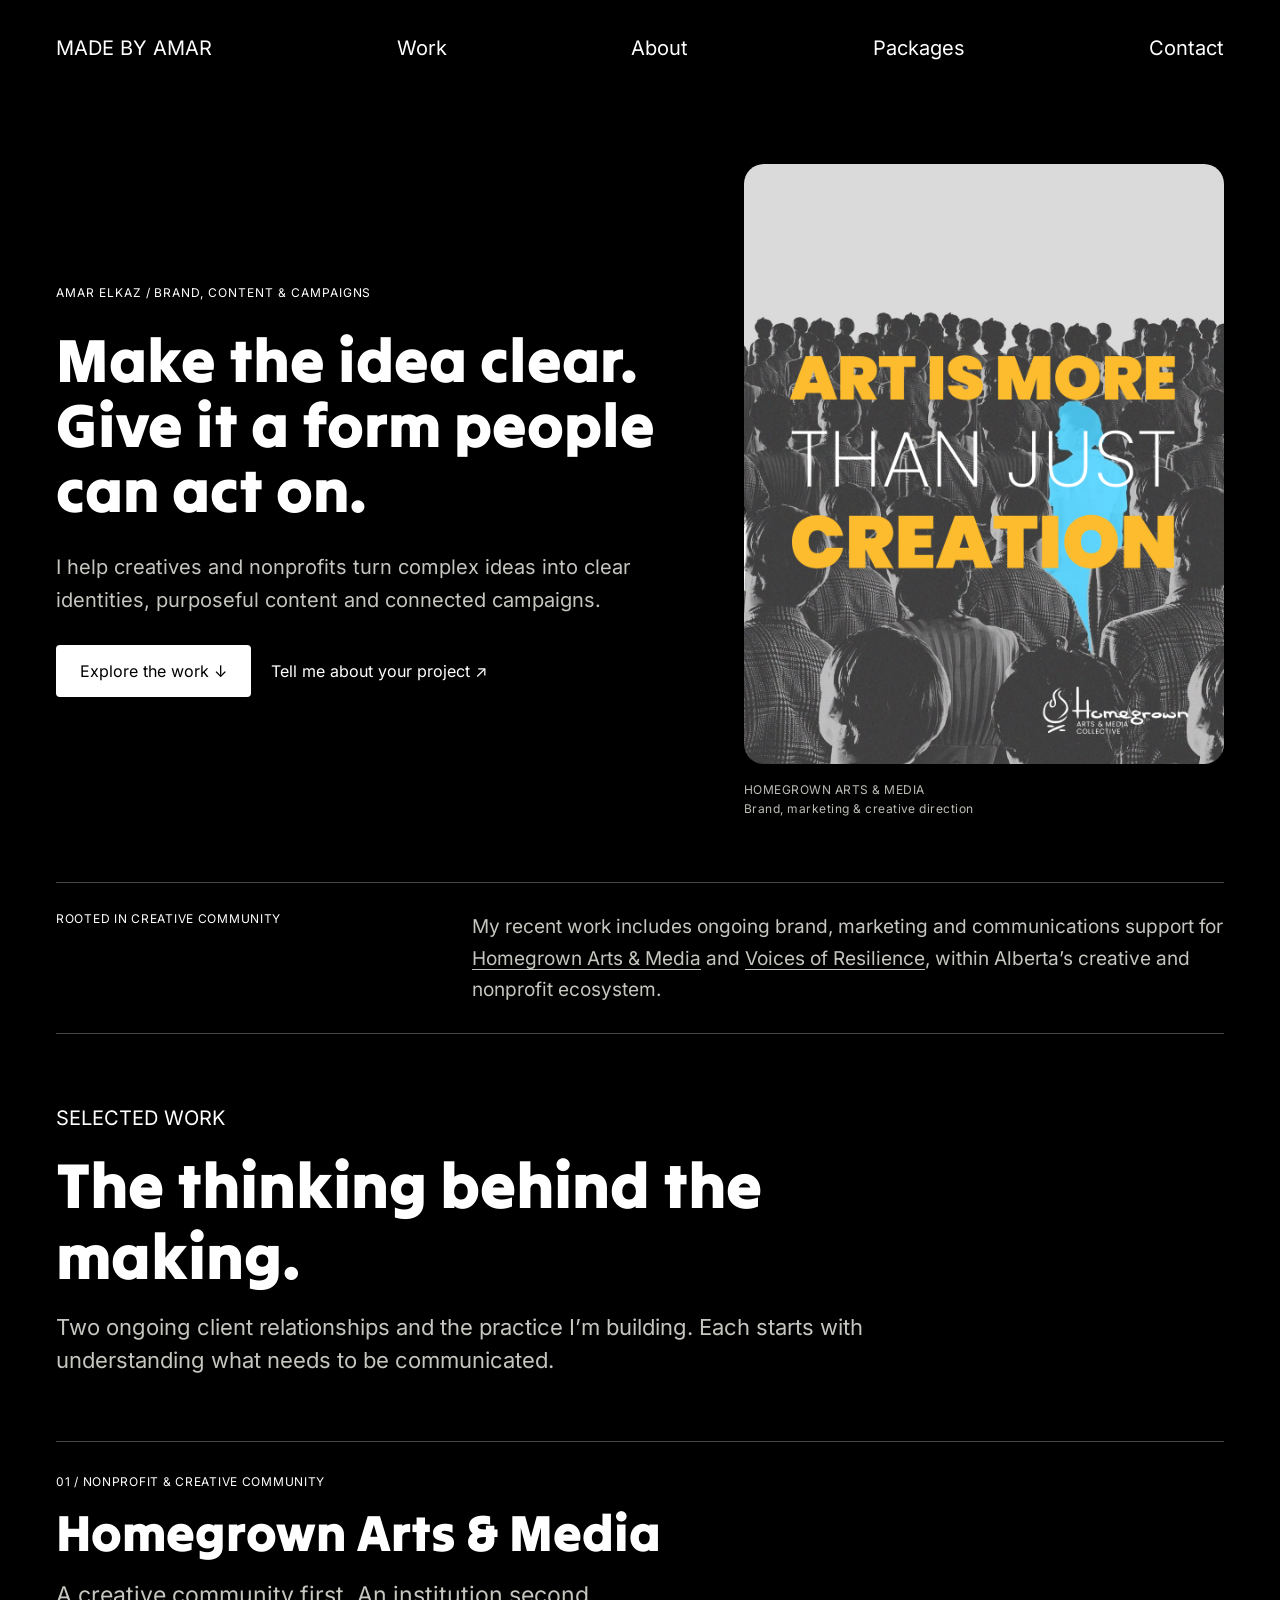
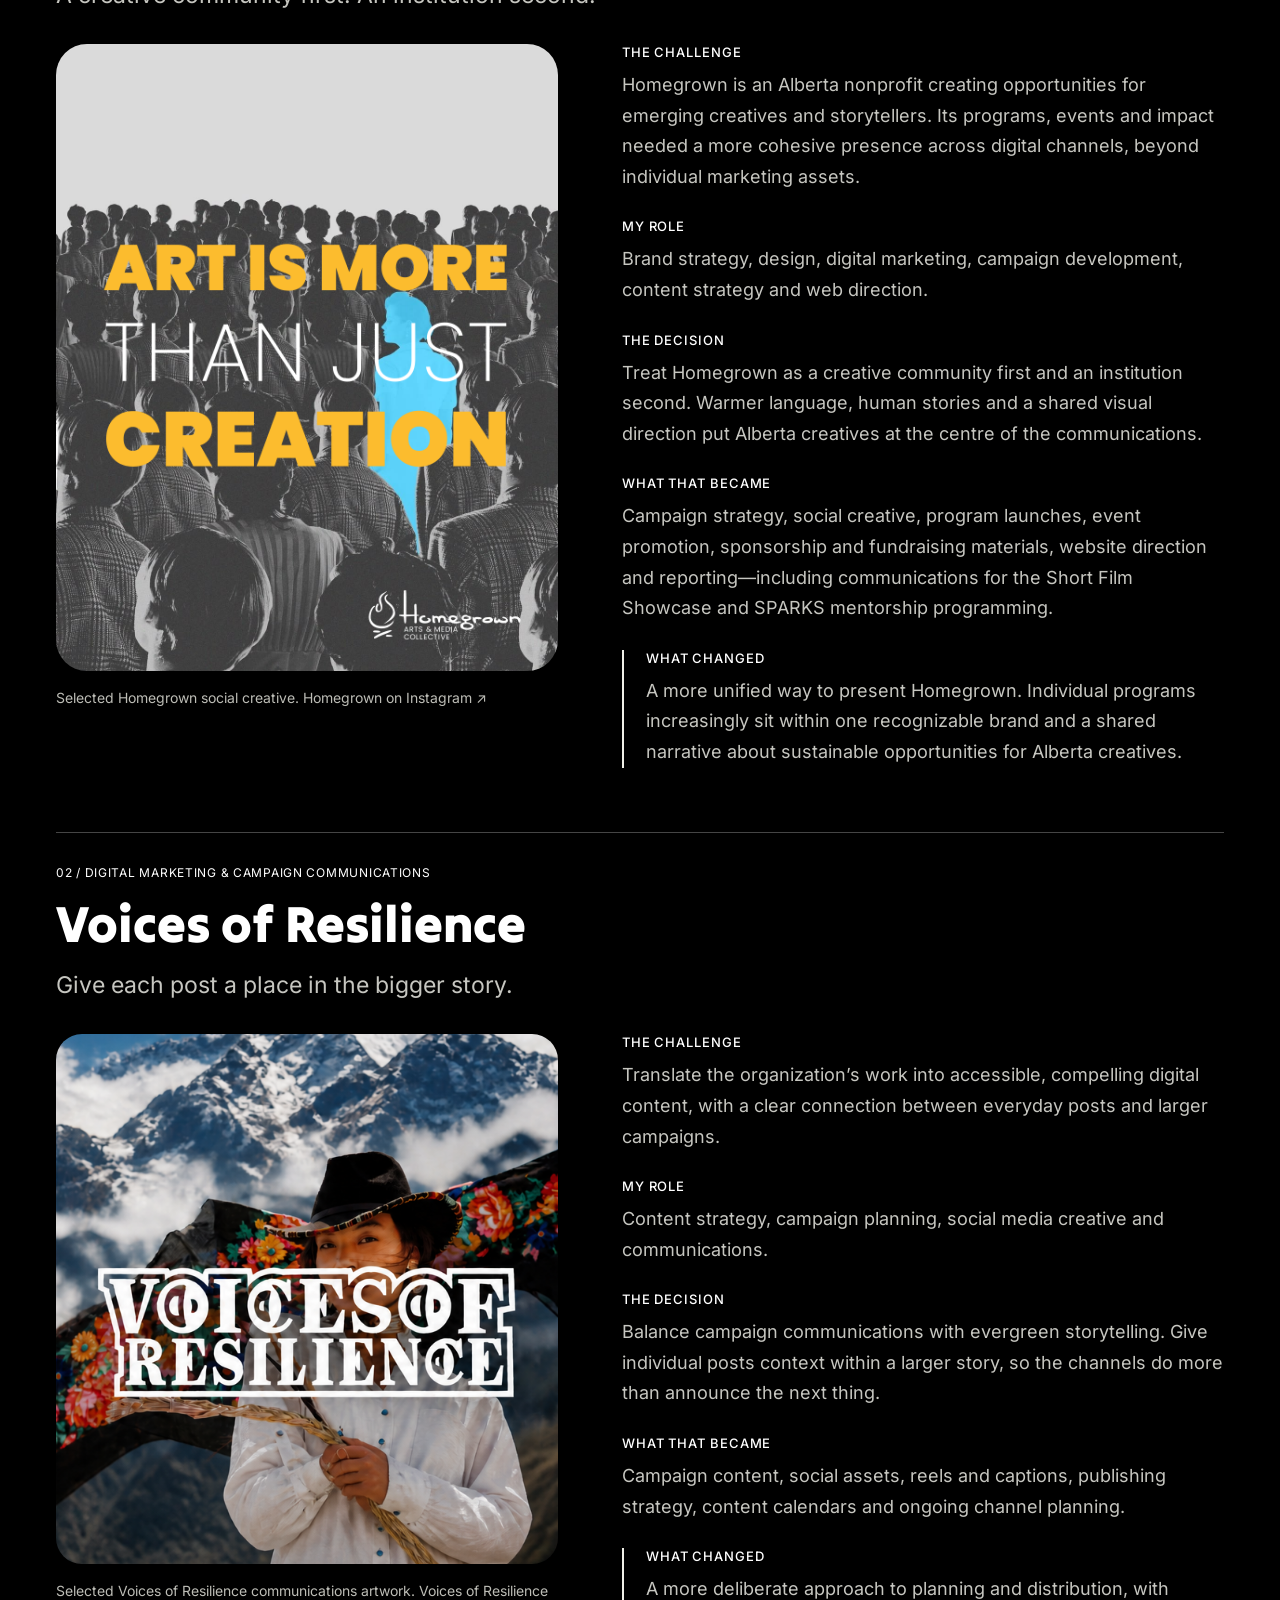
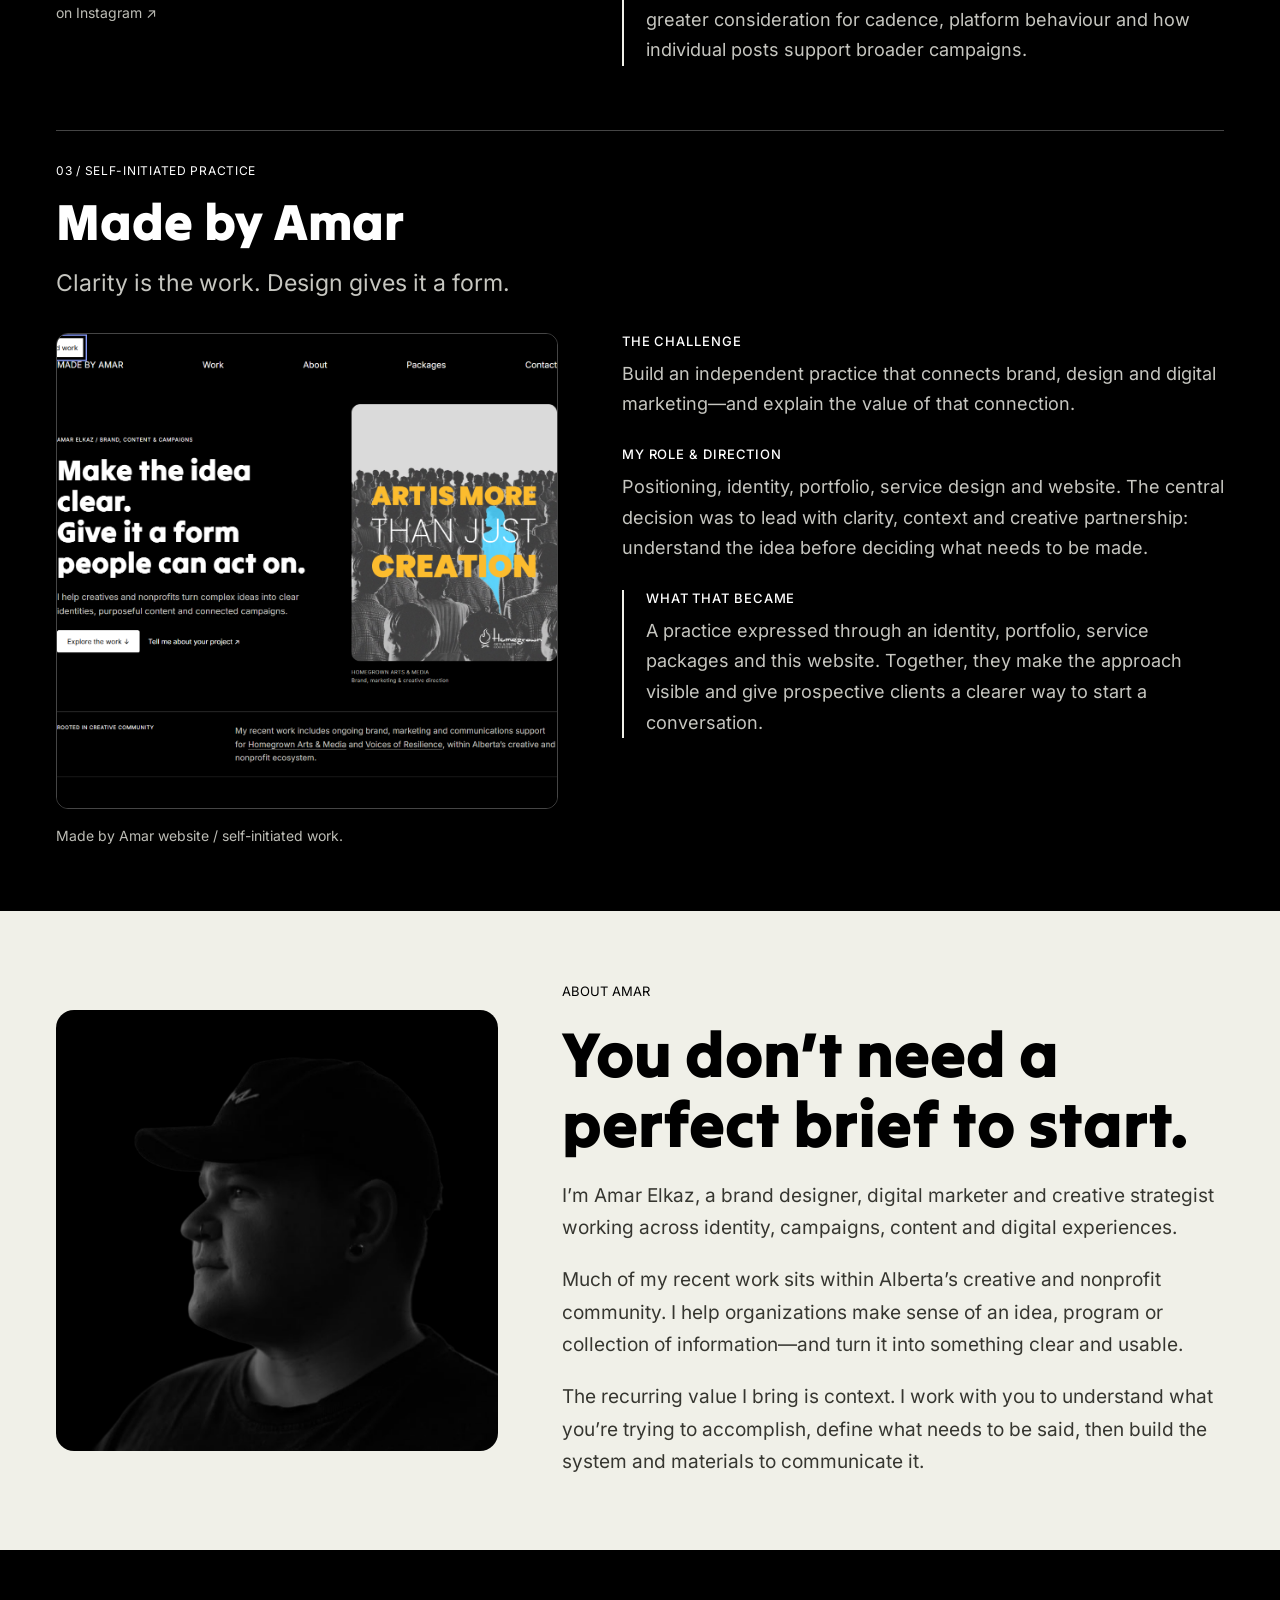
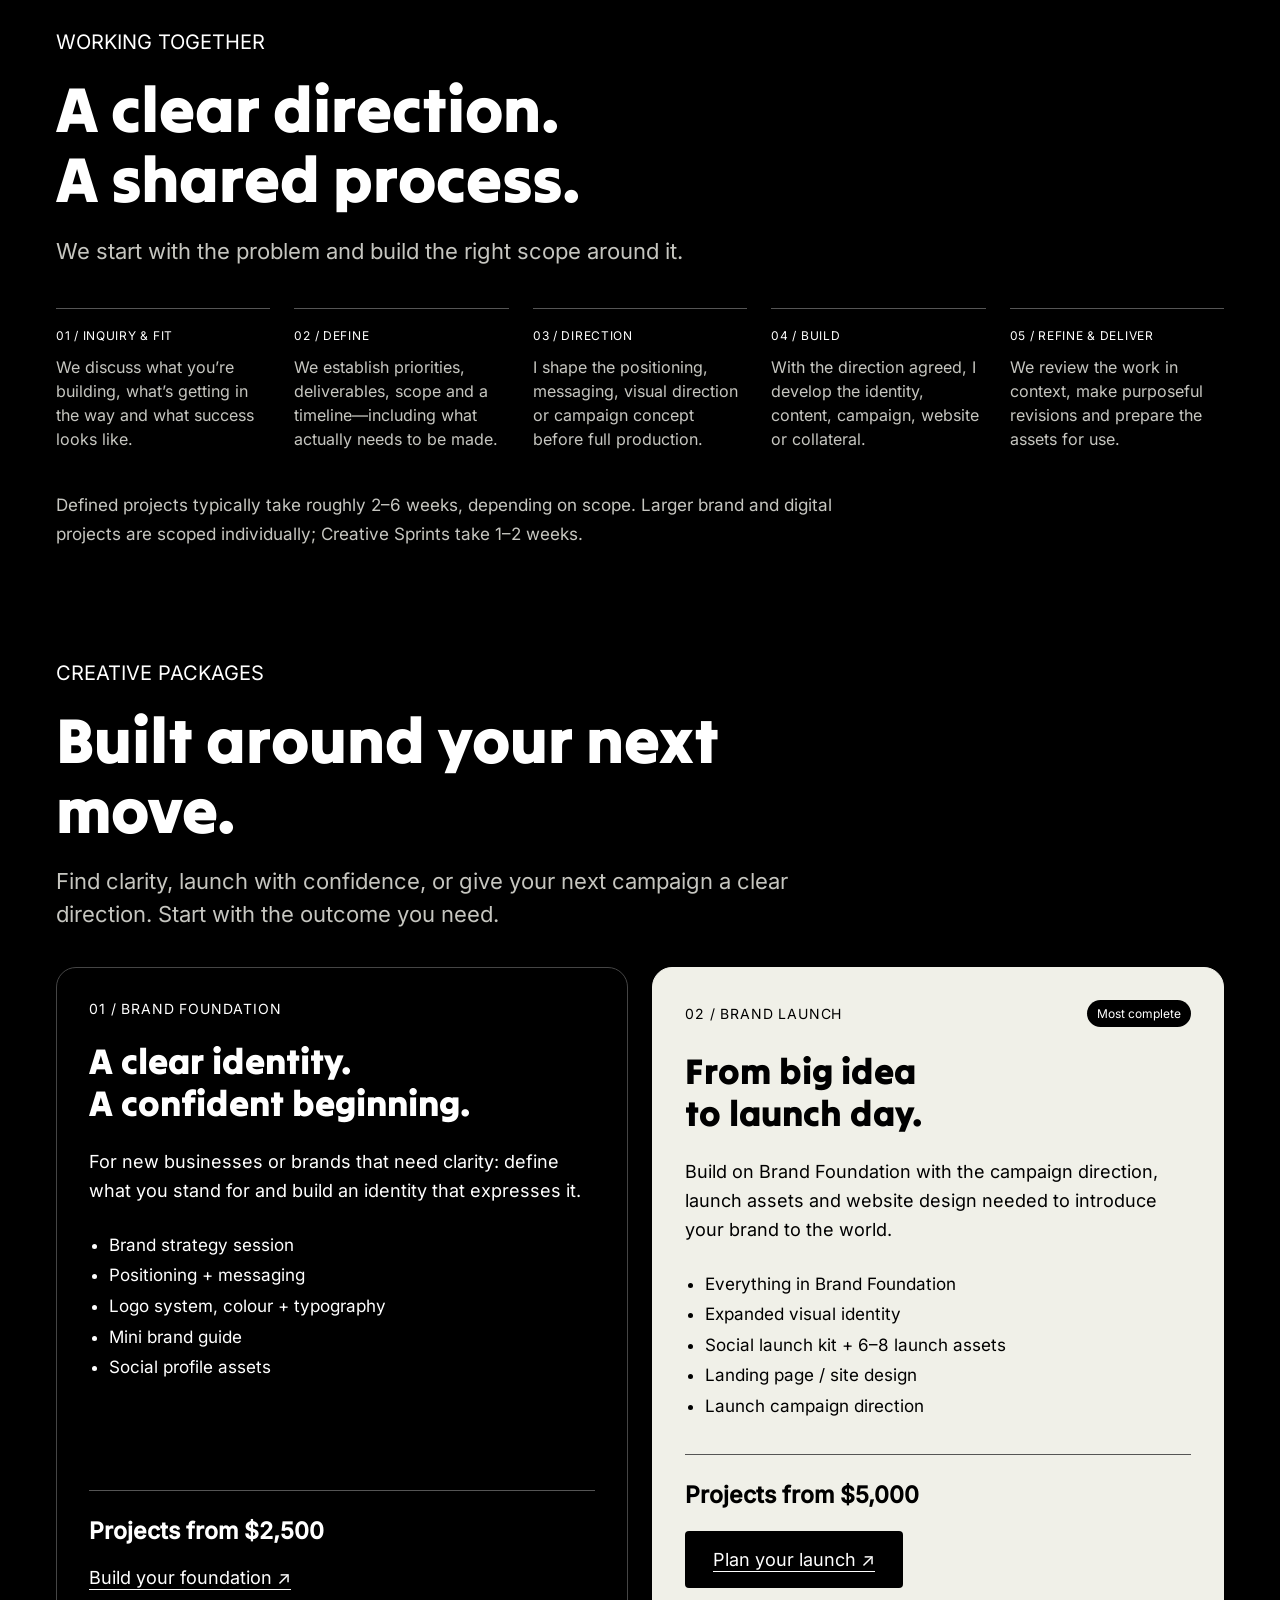
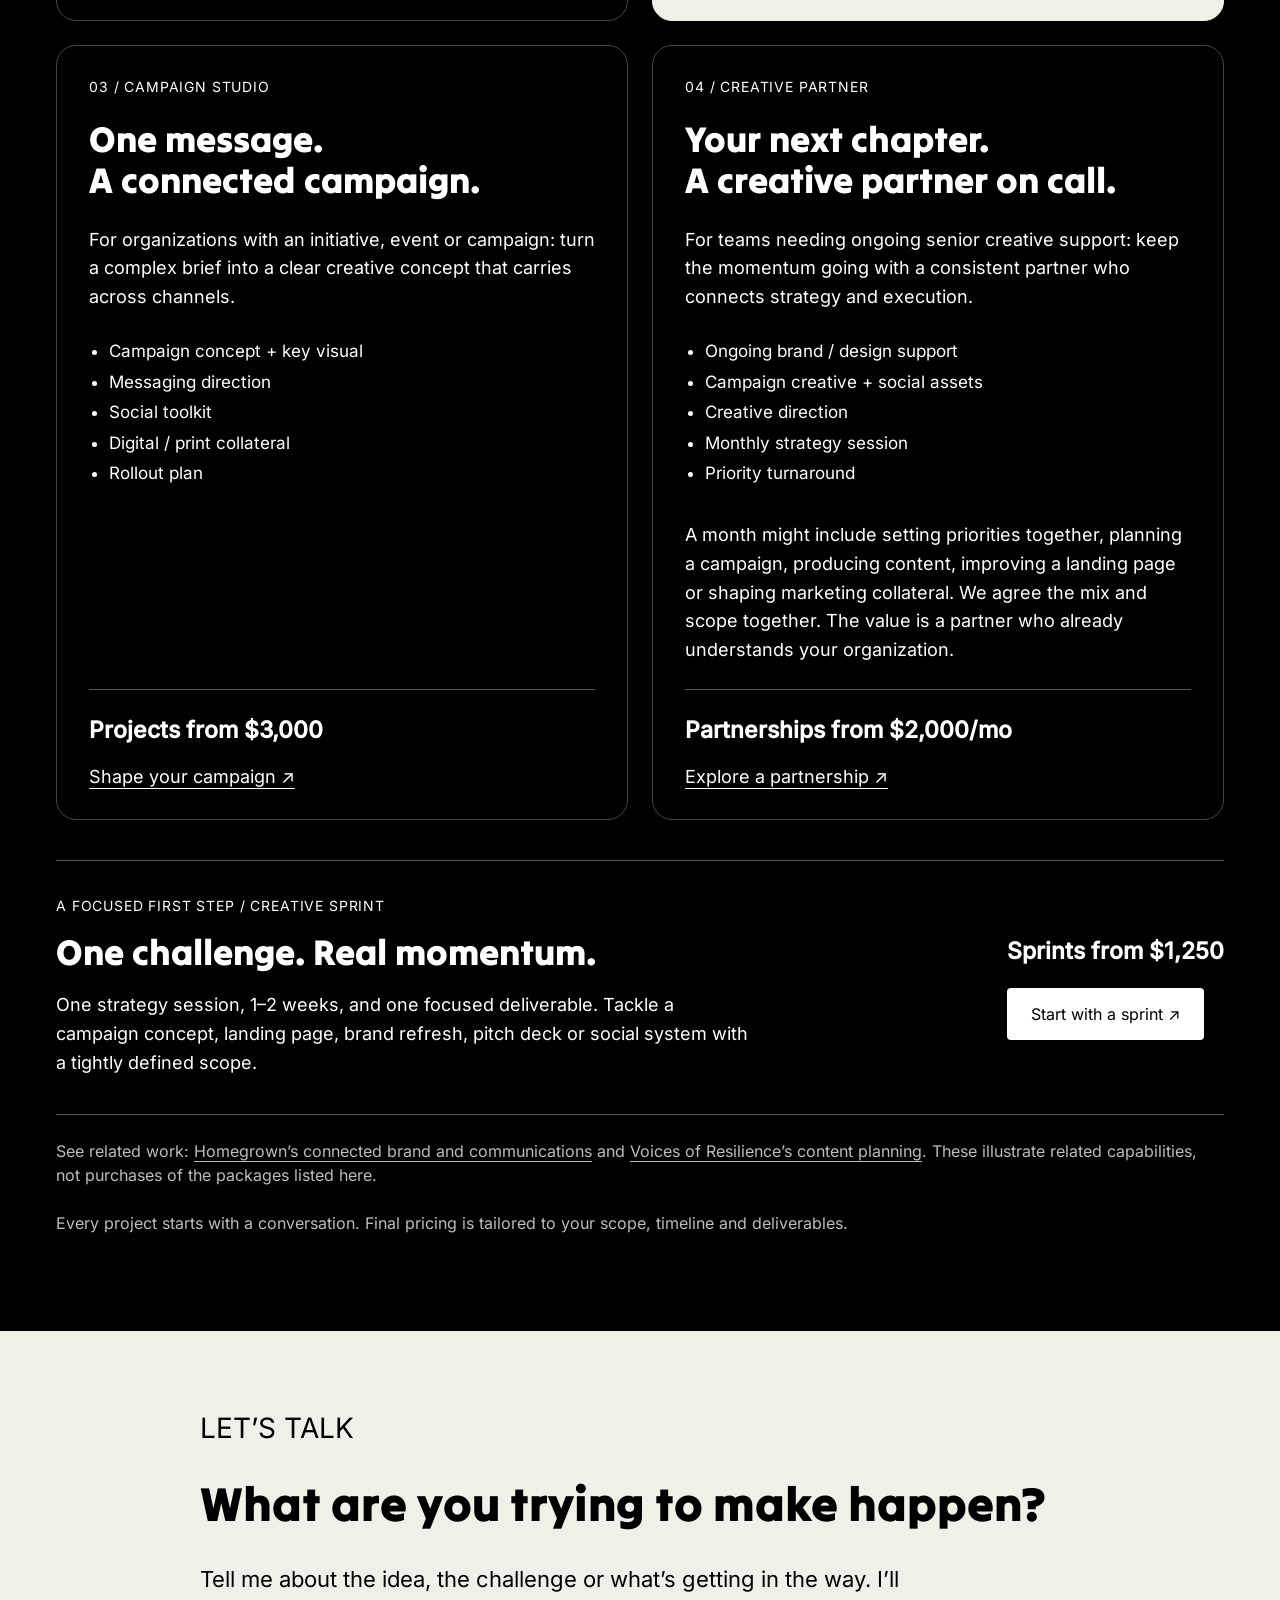
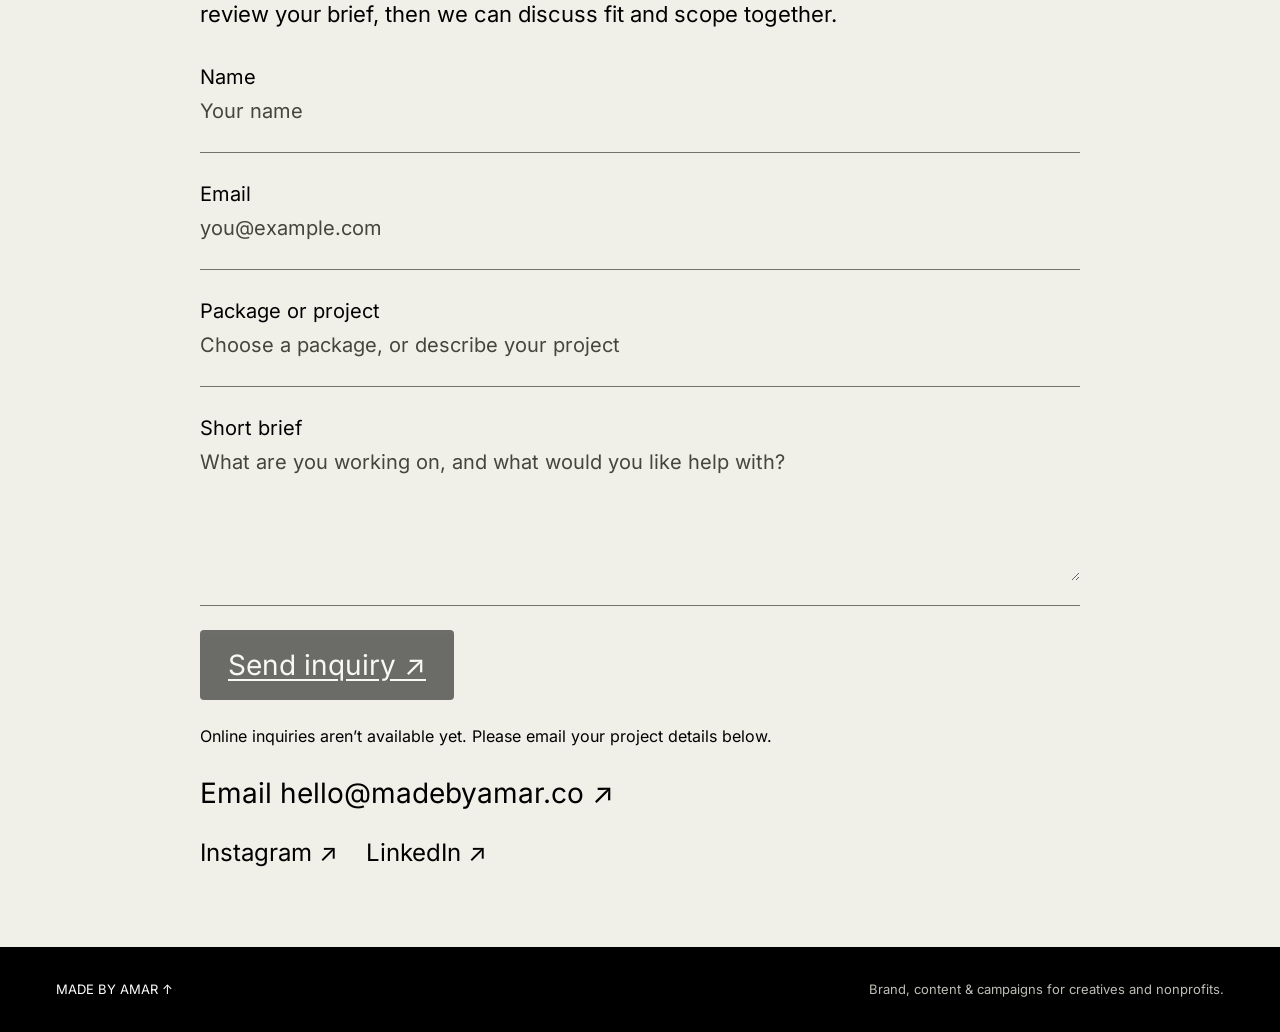
<file: backups/pre-nostalgia-2026-09-07/index.html>
<!doctype html>
<html lang="en">
<head>
<meta charset="utf-8"><meta name="viewport" content="width=device-width, initial-scale=1"><meta name="theme-color" content="#000000">
<title>Made by Amar — Brand &amp; Campaigns for Creatives &amp; Nonprofits</title>
<meta name="description" content="Amar Elkaz helps creatives and nonprofits turn complex ideas into clear identities, purposeful content and connected campaigns. Explore the work and transparent creative packages.">
<link rel="stylesheet" href="assets/fonts.css"><link rel="stylesheet" href="styles.css"><script src="inquiry.js" defer></script>
</head>
<body id="top">
<a class="skip-link" href="#work">Skip to selected work</a>
<div class="site-navigation">
<nav class="container" aria-label="Primary navigation"><a href="#top">MADE BY AMAR</a><a href="#work">Work</a><a href="#about">About</a><a href="#packages">Packages</a><a href="#contact">Contact</a></nav>
</div>
<header class="introduction container">
<div class="hero-grid"><div class="hero-copy"><p class="eyebrow">AMAR ELKAZ / BRAND, CONTENT &amp; CAMPAIGNS</p><h1>Make the idea clear.<br>Give it a form people can act on.</h1><p class="intro-copy">I help creatives and nonprofits turn complex ideas into clear identities, purposeful content and connected campaigns.</p><div class="actions"><a class="button button-light" href="#work">Explore the work ↓</a><a href="#contact">Tell me about your project ↗</a></div></div><figure class="hero-work"><a href="#homegrown"><img src="assets/homegrown.png" alt="Homegrown Arts &amp; Media creative featuring the message Art is more than just creation and a community photograph" fetchpriority="high"></a><figcaption>HOMEGROWN ARTS &amp; MEDIA<br>Brand, marketing &amp; creative direction</figcaption></figure></div>
<div class="credibility"><p class="eyebrow">ROOTED IN CREATIVE COMMUNITY</p><p>My recent work includes ongoing brand, marketing and communications support for <a href="#homegrown">Homegrown Arts &amp; Media</a> and <a href="#voices">Voices of Resilience</a>, within Alberta’s creative and nonprofit ecosystem.</p></div>
</header>
<main>
<section class="work container" id="work" aria-labelledby="work-heading">
<div class="section-intro"><p class="eyebrow">SELECTED WORK</p><h2 id="work-heading">The thinking behind the making.</h2><p>Two ongoing client relationships and the practice I’m building. Each starts with understanding what needs to be communicated.</p></div>
<article class="case-study" id="homegrown"><div class="case-heading"><p class="eyebrow">01 / NONPROFIT &amp; CREATIVE COMMUNITY</p><h3>Homegrown Arts &amp; Media</h3><p class="case-deck">A creative community first. An institution second.</p></div><div class="case-grid"><figure><div class="artwork homegrown"><img src="assets/homegrown.png" alt="Homegrown campaign creative combines community photography with the headline Art is more than just creation" loading="lazy"></div><figcaption>Selected Homegrown social creative. <a href="https://instagram.com/weare.homegrown" target="_blank" rel="noopener noreferrer">Homegrown on Instagram ↗</a></figcaption></figure><div class="case-story"><div><h4>The challenge</h4><p>Homegrown is an Alberta nonprofit creating opportunities for emerging creatives and storytellers. Its programs, events and impact needed a more cohesive presence across digital channels, beyond individual marketing assets.</p></div><div><h4>My role</h4><p>Brand strategy, design, digital marketing, campaign development, content strategy and web direction.</p></div><div><h4>The decision</h4><p>Treat Homegrown as a creative community first and an institution second. Warmer language, human stories and a shared visual direction put Alberta creatives at the centre of the communications.</p></div><div><h4>What that became</h4><p>Campaign strategy, social creative, program launches, event promotion, sponsorship and fundraising materials, website direction and reporting—including communications for the Short Film Showcase and SPARKS mentorship programming.</p></div><div class="case-outcome"><h4>What changed</h4><p>A more unified way to present Homegrown. Individual programs increasingly sit within one recognizable brand and a shared narrative about sustainable opportunities for Alberta creatives.</p></div></div></div></article>
<article class="case-study" id="voices"><div class="case-heading"><p class="eyebrow">02 / DIGITAL MARKETING &amp; CAMPAIGN COMMUNICATIONS</p><h3>Voices of Resilience</h3><p class="case-deck">Give each post a place in the bigger story.</p></div><div class="case-grid"><figure><div class="artwork voices"><img src="assets/voices-of-resilience.png" alt="Voices of Resilience artwork with bold lettering over a mountain landscape and a person holding flowers" loading="lazy"></div><figcaption>Selected Voices of Resilience communications artwork. <a href="https://instagram.com/vor.podcast" target="_blank" rel="noopener noreferrer">Voices of Resilience on Instagram ↗</a></figcaption></figure><div class="case-story"><div><h4>The challenge</h4><p>Translate the organization’s work into accessible, compelling digital content, with a clear connection between everyday posts and larger campaigns.</p></div><div><h4>My role</h4><p>Content strategy, campaign planning, social media creative and communications.</p></div><div><h4>The decision</h4><p>Balance campaign communications with evergreen storytelling. Give individual posts context within a larger story, so the channels do more than announce the next thing.</p></div><div><h4>What that became</h4><p>Campaign content, social assets, reels and captions, publishing strategy, content calendars and ongoing channel planning.</p></div><div class="case-outcome"><h4>What changed</h4><p>A more deliberate approach to planning and distribution, with greater consideration for cadence, platform behaviour and how individual posts support broader campaigns.</p></div></div></div></article>
<article class="case-study self-study" id="made-by-amar"><div class="case-heading"><p class="eyebrow">03 / SELF-INITIATED PRACTICE</p><h3>Made by Amar</h3><p class="case-deck">Clarity is the work. Design gives it a form.</p></div><div class="case-grid"><figure><img class="site-capture" src="assets/made-by-amar-site.png" alt="The Made by Amar homepage showing its positioning, Homegrown creative and work-first structure" loading="lazy"><figcaption>Made by Amar website / self-initiated work.</figcaption></figure><div class="case-story"><div><h4>The challenge</h4><p>Build an independent practice that connects brand, design and digital marketing—and explain the value of that connection.</p></div><div><h4>My role &amp; direction</h4><p>Positioning, identity, portfolio, service design and website. The central decision was to lead with clarity, context and creative partnership: understand the idea before deciding what needs to be made.</p></div><div class="case-outcome"><h4>What that became</h4><p>A practice expressed through an identity, portfolio, service packages and this website. Together, they make the approach visible and give prospective clients a clearer way to start a conversation.</p></div></div></div></article>
</section>
<section class="about-section" id="about" aria-labelledby="about-heading"><div class="container about-grid"><img class="about-portrait" src="assets/amar-portrait.png" alt="Black and white portrait of Amar Elkaz" width="640" height="640" loading="lazy"><div class="section-intro"><p class="eyebrow">ABOUT AMAR</p><h2 id="about-heading">You don’t need a perfect brief to start.</h2><p>I’m Amar Elkaz, a brand designer, digital marketer and creative strategist working across identity, campaigns, content and digital experiences.</p><p>Much of my recent work sits within Alberta’s creative and nonprofit community. I help organizations make sense of an idea, program or collection of information—and turn it into something clear and usable.</p><p>The recurring value I bring is context. I work with you to understand what you’re trying to accomplish, define what needs to be said, then build the system and materials to communicate it.</p></div></div></section>
<section class="working container" aria-labelledby="process-heading"><div class="section-intro"><p class="eyebrow">WORKING TOGETHER</p><h2 id="process-heading">A clear direction.<br>A shared process.</h2><p>We start with the problem and build the right scope around it.</p></div><ol class="process"><li><span>01 / INQUIRY &amp; FIT</span>We discuss what you’re building, what’s getting in the way and what success looks like.</li><li><span>02 / DEFINE</span>We establish priorities, deliverables, scope and a timeline—including what actually needs to be made.</li><li><span>03 / DIRECTION</span>I shape the positioning, messaging, visual direction or campaign concept before full production.</li><li><span>04 / BUILD</span>With the direction agreed, I develop the identity, content, campaign, website or collateral.</li><li><span>05 / REFINE &amp; DELIVER</span>We review the work in context, make purposeful revisions and prepare the assets for use.</li></ol><p class="timing-note">Defined projects typically take roughly 2–6 weeks, depending on scope. Larger brand and digital projects are scoped individually; Creative Sprints take 1–2 weeks.</p></section>
<section class="packages container" id="packages" aria-labelledby="packages-heading">
<div class="section-intro"><p class="eyebrow">CREATIVE PACKAGES</p><h2 id="packages-heading">Built around your next move.</h2><p>Find clarity, launch with confidence, or give your next campaign a clear direction. Start with the outcome you need.</p></div>

<div class="package-grid">
<article class="package-card"><p class="eyebrow">01 / BRAND FOUNDATION</p><h3>A clear identity.<br>A confident beginning.</h3><p>For new businesses or brands that need clarity: define what you stand for and build an identity that expresses it.</p><ul><li>Brand strategy session</li><li>Positioning + messaging</li><li>Logo system, colour + typography</li><li>Mini brand guide</li><li>Social profile assets</li></ul><div class="package-footer"><p class="price">Projects from $2,500</p><a href="#contact" data-package="Brand Foundation">Build your foundation ↗</a></div></article>
<article class="package-card package-featured"><div class="package-label"><p class="eyebrow">02 / BRAND LAUNCH</p><span class="package-badge">Most complete</span></div><h3>From big idea<br>to launch day.</h3><p>Build on Brand Foundation with the campaign direction, launch assets and website design needed to introduce your brand to the world.</p><ul><li>Everything in Brand Foundation</li><li>Expanded visual identity</li><li>Social launch kit + 6–8 launch assets</li><li>Landing page / site design</li><li>Launch campaign direction</li></ul><div class="package-footer"><p class="price">Projects from $5,000</p><a class="button button-dark" href="#contact" data-package="Brand Launch">Plan your launch ↗</a></div></article>
<article class="package-card"><p class="eyebrow">03 / CAMPAIGN STUDIO</p><h3>One message.<br>A connected campaign.</h3><p>For organizations with an initiative, event or campaign: turn a complex brief into a clear creative concept that carries across channels.</p><ul><li>Campaign concept + key visual</li><li>Messaging direction</li><li>Social toolkit</li><li>Digital / print collateral</li><li>Rollout plan</li></ul><div class="package-footer"><p class="price">Projects from $3,000</p><a href="#contact" data-package="Campaign Studio">Shape your campaign ↗</a></div></article>
<article class="package-card"><p class="eyebrow">04 / CREATIVE PARTNER</p><h3>Your next chapter.<br>A creative partner on call.</h3><p>For teams needing ongoing senior creative support: keep the momentum going with a consistent partner who connects strategy and execution.</p><ul><li>Ongoing brand / design support</li><li>Campaign creative + social assets</li><li>Creative direction</li><li>Monthly strategy session</li><li>Priority turnaround</li></ul><p class="partner-example">A month might include setting priorities together, planning a campaign, producing content, improving a landing page or shaping marketing collateral. We agree the mix and scope together. The value is a partner who already understands your organization.</p><div class="package-footer"><p class="price">Partnerships from $2,000/mo</p><a href="#contact" data-package="Creative Partner">Explore a partnership ↗</a></div></article>
</div>
<article class="creative-sprint"><div><p class="eyebrow">A FOCUSED FIRST STEP / CREATIVE SPRINT</p><h3>One challenge. Real momentum.</h3><p>One strategy session, 1–2 weeks, and one focused deliverable. Tackle a campaign concept, landing page, brand refresh, pitch deck or social system with a tightly defined scope.</p></div><div class="sprint-action"><p class="price">Sprints from $1,250</p><a class="button button-light" href="#contact" data-package="Creative Sprint">Start with a sprint ↗</a></div></article>
<p class="pricing-note">See related work: <a href="#homegrown">Homegrown’s connected brand and communications</a> and <a href="#voices">Voices of Resilience’s content planning</a>. These illustrate related capabilities, not purchases of the packages listed here.<br><br>Every project starts with a conversation. Final pricing is tailored to your scope, timeline and deliverables.</p>
</section>
<section class="about-contact" id="contact" aria-labelledby="contact-heading"><div class="container contact"><p class="eyebrow">LET’S TALK</p><h2 id="contact-heading">What are you trying to make happen?</h2><p>Tell me about the idea, the challenge or what’s getting in the way. I’ll review your brief, then we can discuss fit and scope together.</p>
<!-- Set a verified Formspree action URL and remove disabled from the submit button before launch. -->
<form id="inquiry-form" method="post" aria-describedby="form-status">
<label>Name<input name="name" autocomplete="name" placeholder="Your name" required maxlength="120"></label>
<label>Email<input type="email" name="email" autocomplete="email" placeholder="you@example.com" required maxlength="254"></label>
<label>Package or project<input name="project" placeholder="Choose a package, or describe your project" required maxlength="200"></label>
<label>Short brief<textarea name="brief" rows="4" placeholder="What are you working on, and what would you like help with?" required maxlength="3000"></textarea></label>
<button class="button button-dark" type="submit" disabled>Send inquiry ↗</button><p class="form-note" id="form-status" role="status" aria-live="polite">Online inquiries aren’t available yet. Please email your project details below.</p>
</form><noscript><p>If the online form is unavailable, use the email link below.</p></noscript><a class="email-link" href="mailto:hello@madebyamar.co">Email hello@madebyamar.co ↗</a><div class="actions" aria-label="Social links"><a href="https://instagram.com/madebyamar.co" target="_blank" rel="noopener noreferrer">Instagram ↗</a><a href="https://linkedin.com/in/amar-elkaz" target="_blank" rel="noopener noreferrer">LinkedIn ↗</a></div></div></section>
</main><footer class="container"><a href="#top">MADE BY AMAR ↑</a><p>Brand, content &amp; campaigns for creatives and nonprofits.</p></footer>
</body></html>
</file>
<file: styles.css>
*, *::before, *::after { box-sizing: border-box; margin: 0; padding: 0; }

:root {
  --bg: #0b0b0b;
  --surface: #141414;
  --text: #f3f1ee;
  --muted: #9a958f;
  --accent: #d4a574;
  --border: #262626;
  --serif: 'Inter', -apple-system, BlinkMacSystemFont, sans-serif;
  --sans: 'Inter', -apple-system, BlinkMacSystemFont, sans-serif;
  --max: 1320px;
  --gutter: clamp(1rem, 4vw, 2.5rem);
}

html { scroll-behavior: smooth; scroll-padding-top: 4.5rem; }
body {
  font-family: var(--sans);
  background: var(--bg);
  color: var(--text);
  line-height: 1.6;
  -webkit-font-smoothing: antialiased;
  text-transform: uppercase;
}

h1, h2, h3 {
  font-weight: 700 !important;
}
img { display: block; max-width: 100%; height: auto; }
a { color: inherit; text-decoration: none; }
button { font: inherit; color: inherit; background: none; border: 0; cursor: pointer; }
:focus-visible { outline: 2px solid var(--accent); outline-offset: 3px; }

/* Header */
.site-header {
  position: sticky; top: 0; z-index: 10;
  background: rgba(11, 11, 11, 0.85);
  backdrop-filter: blur(10px);
  border-bottom: 1px solid var(--border);
}
.nav {
  max-width: var(--max); margin: 0 auto;
  padding: 1rem var(--gutter);
  display: flex; justify-content: space-between; align-items: center;
}
.logo { font-family: var(--serif); font-size: 1.25rem; font-weight: 600; }
.nav-links { display: flex; gap: clamp(1rem, 3vw, 2rem); list-style: none; }
.nav-links a { font-size: 0.9rem; color: var(--muted); transition: color .2s; }
.nav-links a:hover { color: var(--text); }

/* Shared */
.section-label {
  display: block; margin-bottom: .75rem;
  font-size: .75rem; font-weight: 600; letter-spacing: .12em;
  text-transform: uppercase; color: var(--accent);
}
h1, h2 { font-family: var(--serif); font-weight: 600; line-height: 1.15; }
h2 { font-size: clamp(1.75rem, 4vw, 2.5rem); margin-bottom: 1rem; }

/* Intro */
.intro {
  max-width: var(--max); margin: 0 auto;
  padding: clamp(3.5rem, 9vw, 7rem) var(--gutter) clamp(2rem, 5vw, 3rem);
}
.intro h1 { font-size: clamp(2.1rem, 5.5vw, 4rem); max-width: 18ch; margin-bottom: 1rem; }
.intro p { color: var(--muted); font-size: 1.05rem; }

/* Filters */
.gallery { max-width: var(--max); margin: 0 auto; padding: 0 var(--gutter) clamp(4rem, 8vw, 6rem); }
.filters { display: flex; flex-wrap: wrap; gap: .5rem; margin-bottom: 1.75rem; }
.filter {
  padding: .5rem 1rem; border: 1px solid var(--border); border-radius: 999px;
  font-size: .85rem; color: var(--muted); transition: all .2s;
}
.filter:hover { color: var(--text); border-color: var(--muted); }
.filter.is-active { background: var(--text); color: var(--bg); border-color: var(--text); }

/* Grid */
.gallery-grid {
  list-style: none;
  display: grid;
  grid-template-columns: repeat(auto-fill, minmax(min(100%, 260px), 1fr));
  gap: clamp(.75rem, 1.5vw, 1.25rem);
}
.tile[hidden] { display: none; }
.tile-btn {
  position: relative; display: block; width: 100%;
  aspect-ratio: 4 / 5; overflow: hidden;
  background: var(--surface); border-radius: 6px;
}
.tile-btn img {
  width: 100%; height: 100%; object-fit: cover;
  transition: transform .5s ease, filter .3s;
}
.tile-meta {
  position: absolute; inset: auto 0 0 0;
  padding: 2.5rem 1rem 1rem;
  display: flex; flex-direction: column; align-items: flex-start; gap: .15rem;
  text-align: left; font-size: .95rem; font-weight: 500;
  background: linear-gradient(transparent, rgba(0,0,0,.85));
  opacity: 0; transform: translateY(6px);
  transition: opacity .3s, transform .3s;
}
.tile-tag { font-size: .7rem; font-weight: 600; letter-spacing: .1em; text-transform: uppercase; color: var(--accent); }
.tile-btn:hover img, .tile-btn:focus-visible img { transform: scale(1.04); }
.tile-btn:hover .tile-meta, .tile-btn:focus-visible .tile-meta { opacity: 1; transform: none; }
@media (hover: none) { .tile-meta { opacity: 1; transform: none; } }

/* About / Contact */
.about, .contact {
  max-width: 680px; margin: 0 auto; text-align: center;
  padding: clamp(4rem, 8vw, 6rem) var(--gutter);
}
.about { border-top: 1px solid var(--border); }
.about p, .contact p { color: var(--muted); margin-bottom: 1rem; font-size: 1.05rem; }
.btn {
  display: inline-block; margin-top: 1rem; padding: .9rem 1.75rem;
  background: var(--accent); color: var(--bg); border-radius: 4px; font-weight: 500;
  transition: background .2s;
}
.btn:hover { background: #c49360; }

/* Footer */
.site-footer {
  max-width: var(--max); margin: 0 auto;
  padding: 2rem var(--gutter);
  border-top: 1px solid var(--border);
  display: flex; justify-content: space-between; flex-wrap: wrap; gap: 1rem;
  font-size: .9rem; color: var(--muted);
}
.footer-links { display: flex; gap: 1.5rem; }
.footer-links a:hover { color: var(--text); }

/* Lightbox */
.lightbox {
  width: 100vw; height: 100vh; max-width: none; max-height: none;
  border: 0; background: rgba(5,5,5,.95); color: var(--text);
  display: none; align-items: center; justify-content: center;
}
.lightbox[open] { display: flex; }
.lightbox::backdrop { background: transparent; }
.lightbox figure { display: flex; flex-direction: column; align-items: center; gap: .75rem; padding: 3.5rem 1rem 1.5rem; }
.lightbox img { max-height: calc(100vh - 8rem); max-width: min(90vw, 1080px); width: auto; object-fit: contain; border-radius: 4px; }
.lightbox figcaption { color: var(--muted); font-size: .9rem; text-align: center; }
.lb-close { position: absolute; top: .75rem; right: 1rem; font-size: 2rem; line-height: 1; padding: .25rem .5rem; }
.lb-nav {
  position: absolute; top: 50%; transform: translateY(-50%);
  font-size: 2.5rem; padding: 1rem; color: var(--muted); transition: color .2s;
}
.lb-nav:hover, .lb-close:hover { color: var(--text); }
.lb-prev { left: .25rem; }
.lb-next { right: .25rem; }

@media (prefers-reduced-motion: reduce) {
  *, *::before, *::after { transition-duration: .01ms !important; }
  html { scroll-behavior: auto; }
}

@media (max-width: 600px) {
  .gallery-grid { grid-template-columns: repeat(2, 1fr); }
  .tile-meta { display: none; }
}
</file>
<file: backups/nostalgia-2026-11-20/assets/fonts.css>
@font-face {
  font-family: 'Inter';
  font-style: normal;
  font-weight: 400;
  font-display: swap;
  src: url(inter-regular.ttf) format('truetype');
}
@font-face {
  font-family: 'Inter';
  font-style: normal;
  font-weight: 500;
  font-display: swap;
  src: url(inter-medium.ttf) format('truetype');
}
@font-face {
  font-family: 'Tilt Warp';
  font-style: normal;
  font-weight: 400;
  font-display: swap;
  src: url(tilt-warp.ttf) format('truetype');
}
</file>
<file: backups/nostalgia-2026-11-20/styles.css>
:root { color-scheme: dark; --paper: #f0f0e8; --display: 'Tilt Warp', sans-serif; }
* { box-sizing: border-box; }
html { scroll-behavior: smooth; scroll-padding-top: 128px; }
body { margin: 0; background: #000; color: #fff; font-family: 'Inter', sans-serif; font-weight: 400; }
h1, h2, p { margin: 0; }
a { color: inherit; text-decoration: none; }
a:hover { text-decoration: underline; text-underline-offset: 5px; }
a:focus-visible, button:focus-visible, input:focus-visible, textarea:focus-visible { outline: 3px solid #8b9fff; outline-offset: 6px; }
.container { width: min(1168px, calc(100% - 80px)); margin-inline: auto; }
.site-navigation { position: sticky; top: 0; z-index: 4; padding-block: 24px; background: #000; }
.introduction { padding-top: 32px; padding-bottom: 72px; display: flex; flex-direction: column; gap: 32px; }
nav { display: flex; align-items: center; justify-content: space-between; min-height: 48px; font-size: 20px; }
h1, h2, .role { font-family: var(--display); font-weight: 400; font-variation-settings: 'XROT' 0, 'YROT' 0; }
h1 { font-size: 150px; line-height: normal; }
.role { font-size: 30px; }
.header-portrait { position: relative; isolation: isolate; width: 100%; aspect-ratio: 1126 / 732; margin-top: 100px; text-align: center; }
.header-portrait .portrait { position: absolute; z-index: -1; width: 56.84%; height: auto; aspect-ratio: 1; object-fit: cover; left: 21.58%; top: 12.98%; }
.header-portrait h1 { font-size: clamp(56px, 15.3vw, 223px); line-height: 1.26; white-space: nowrap; }
.header-portrait .role { font-size: clamp(14px, 2.56vw, 37.3px); line-height: 1.26; }
.intro-copy { max-width: 840px; font-size: 28px; line-height: normal; }
.actions { display: flex; align-items: center; gap: 28px; font-size: 24px; }
.button { display: inline-block; width: fit-content; border: 0; border-radius: 4px; padding: 16px 24px; font: inherit; cursor: pointer; transition: background-color .15s; }
.button-light { background: white; color: black; }
.button-light:hover { background: var(--paper); }
.packages { padding-block: 32px 96px; }
.section-intro { max-width: 820px; display: grid; gap: 20px; }
.section-intro h2 { font-size: clamp(38px, 5vw, 64px); line-height: 1.1; }
.section-intro > p:last-child { font-size: 22px; line-height: 1.5; color: #c6c6c0; }
.process { list-style: none; padding: 0; margin: 40px 0; display: grid; grid-template-columns: repeat(3, 1fr); gap: 28px; }
.process li { border-top: 1px solid #555; padding-top: 18px; font-size: 18px; line-height: 1.5; color: #c6c6c0; }
.process span { display: block; margin-bottom: 10px; font-size: 14px; letter-spacing: .06em; color: white; }
.package-grid { display: grid; grid-template-columns: repeat(2, minmax(0, 1fr)); gap: 24px; }
.package-card { border: 1px solid #454545; border-radius: 20px; padding: 32px; display: flex; flex-direction: column; gap: 24px; }
.package-card .eyebrow, .creative-sprint .eyebrow { font-size: 14px; letter-spacing: .06em; }
.package-card h3, .creative-sprint h3 { font-family: var(--display); font-weight: 400; font-size: 36px; line-height: 1.15; margin: 0; }
.package-card > p:not(.eyebrow), .creative-sprint p:not(.eyebrow):not(.price) { font-size: 18px; line-height: 1.6; }
.package-card ul { padding-left: 20px; margin: 0 0 8px; font-size: 17px; line-height: 1.8; }
.package-footer { margin-top: auto; display: grid; gap: 20px; border-top: 1px solid #555; padding-top: 24px; }
.price { font-size: 23px; font-weight: 600; line-height: 1.4; }
.package-footer > a { font-size: 18px; text-decoration: underline; text-underline-offset: 5px; }
.package-featured { background: var(--paper); color: #000; border-color: var(--paper); }
.package-label { display: flex; flex-wrap: wrap; align-items: center; gap: 12px; justify-content: space-between; }
.package-badge { background: #000; color: #fff; border-radius: 20px; padding: 6px 10px; font-size: 12px; }
.creative-sprint { display: grid; grid-template-columns: 1fr auto; align-items: center; gap: 40px; border-block: 1px solid #555; padding-block: 36px; margin-top: 40px; }
.creative-sprint > div:first-child { display: grid; gap: 18px; max-width: 700px; }
.sprint-action { display: grid; gap: 20px; }
.pricing-note { margin-top: 24px; color: #bdbdb6; font-size: 16px; line-height: 1.5; }
.work { display: flex; flex-direction: column; gap: 64px; padding-bottom: 64px; }
.project { display: grid; grid-template-columns: 480fr 648fr; gap: 40px; align-items: center; }
.artwork { position: relative; overflow: hidden; isolation: isolate; }
.artwork img { position: absolute; display: block; max-width: none; }
.voices { aspect-ratio: 480 / 506.243; border-radius: 26px; }
.voices img { width: 241.43%; height: 128.76%; left: -70.7%; top: -10.71%; }
.homegrown { aspect-ratio: 480 / 600.212; border-radius: 31px; }
.homegrown img { width: 100%; height: 100%; object-fit: cover; }
.awe { aspect-ratio: 480 / 620.529; border-radius: 16px; }
.awe img { width: 106.35%; height: 99.93%; left: -3.07%; top: 0; }
.project-copy { display: flex; flex-direction: column; gap: 20px; }
.project h2, .logo-grid h2 { font-size: 28px; }
.category { font-size: 18px; }
.project-headline { font-size: 28px; line-height: 1.45; }
.description { font-size: 20px; line-height: 1.45; }
.logo-grid { display: grid; grid-template-columns: repeat(3, minmax(0, 1fr)); gap: 32px; padding-bottom: 56px; }
.logo-grid article { display: flex; flex-direction: column; gap: 16px; }
.logo-grid .artwork { width: 100%; aspect-ratio: 368 / 388.12; border-radius: 20px; }
.nomadic img { width: 100%; height: 146.78%; top: -17.88%; left: 0; }
.kenny img { width: 368.08%; height: 196.31%; top: -48.22%; left: -134.04%; }
.vinyl img { width: 214.64%; height: 114.5%; top: -7.25%; left: -57.32%; }
.about-contact { background: var(--paper); color: #000; color-scheme: light; padding-block: 80px; }
.about-content, .contact { display: flex; flex-direction: column; gap: 28px; }
.eyebrow { font-size: 20px; }
.about-content > h2 { font-size: 64px; }
.about-copy, .contact > p, .email-link { font-size: 28px; line-height: normal; }
.services { font-size: 22px; }
.contact h2 { font-size: 48px; }
form { display: flex; flex-direction: column; gap: 24px; }
label { display: flex; flex-direction: column; font-size: 20px; line-height: 1.7; border-bottom: 1px solid #73736b; padding-bottom: 24px; }
input, textarea { border: 0; border-radius: 0; background: transparent; color: #000; padding: 0; width: 100%; font: inherit; line-height: 1.7; }
input::placeholder, textarea::placeholder { color: #45453e; opacity: 1; }
textarea { resize: vertical; min-height: 34px; }
.button-dark { padding: 18px 28px; background: black; color: white; font-size: 28px; text-decoration: underline; text-underline-offset: 4px; }
.button-dark:hover { background: #30302b; }
.form-note { font-size: 16px; line-height: 1.5; }
.email-link { overflow-wrap: anywhere; }
.skip-link { position: absolute; top: 10px; left: 10px; padding: 12px; background: #fff; color: #000; transform: translateY(-200%); z-index: 5; }
.skip-link:focus { transform: translateY(0); }
@media (max-width: 1000px) {
 h1 { font-size: clamp(76px, 11vw, 130px); }
 .project { gap: 28px; }
 .project h2, .logo-grid h2, .project-headline { font-size: 24px; }
 .about-content > h2 { font-size: 52px; }
}
@media (max-width: 700px) {
 .site-navigation { padding-block: 16px; }
 .packages { padding-block: 16px 56px; }
 .package-grid, .process, .creative-sprint { grid-template-columns: 1fr; }
 .package-card { padding: 24px; }
 .package-card h3, .creative-sprint h3 { font-size: 30px; }
 .section-intro > p:last-child { font-size: 19px; }
 nav { flex-wrap: wrap; }
 nav > a:first-child { flex-basis: 100%; }
 .container { width: calc(100% - 40px); }
 .introduction { padding-top: 24px; padding-bottom: 48px; gap: 24px; }
 .header-portrait { margin-top: 40px; min-height: 250px; }
 .header-portrait h1 { font-size: clamp(40px, 15vw, 105px); }
 .header-portrait .role { font-size: clamp(12px, 2.65vw, 19px); }
 nav { font-size: 14px; gap: 16px; min-height: 40px; }
 h1 { font-size: clamp(56px, 14vw, 96px); }
 .role { font-size: 24px; }
 .intro-copy, .about-copy, .contact > p, .email-link { font-size: 21px; line-height: 1.4; }
 .actions { flex-wrap: wrap; gap: 20px; font-size: 18px; }
 .button { padding: 14px 18px; }
 .project { grid-template-columns: 1fr; gap: 24px; }
 .project-copy { gap: 14px; }
 .work { gap: 48px; padding-bottom: 48px; }
 .logo-grid { grid-template-columns: 1fr; gap: 36px; padding-bottom: 48px; }
 .about-contact { padding-block: 48px; }
 .about-content > h2 { font-size: 40px; }
 .contact h2 { font-size: 34px; }
 .eyebrow { font-size: 15px; }
 .services { font-size: 18px; line-height: 1.6; }
 label { font-size: 18px; }
 textarea { min-height: 92px; }
 .button-dark { font-size: 23px; }
}
@media (prefers-reduced-motion: reduce) { html { scroll-behavior: auto; } .button { transition: none; } }

/* Work-first editorial layout */
figure { margin: 0; }
figcaption { margin-top: 16px; color: #bdbdb6; font-size: 14px; line-height: 1.6; }
h3, h4 { margin: 0; }
.hero-grid { display: grid; grid-template-columns: 1.3fr 1fr; gap: 64px; align-items: center; padding-block: 36px 20px; }
.hero-copy { display: grid; gap: 28px; }
.hero-copy .eyebrow { font-size: 12px; letter-spacing: .08em; }
.hero-copy h1 { font-size: clamp(42px, 4.8vw, 68px); line-height: 1.06; }
.hero-copy .intro-copy { font-size: 20px; line-height: 1.65; color: #c6c6c0; }
.hero-copy .actions { font-size: 16px; gap: 20px; flex-wrap: wrap; }
.hero-work img { width: 100%; display: block; border-radius: 20px; }
.hero-work figcaption { font-size: 12px; letter-spacing: .04em; }
.credibility { display: grid; grid-template-columns: 1fr 2fr; gap: 40px; border-block: 1px solid #454545; padding-block: 28px; margin-top: 12px; }
.credibility .eyebrow { font-size: 12px; letter-spacing: .06em; }
.credibility > p:last-child { font-size: 19px; line-height: 1.65; color: #c6c6c0; }
.credibility a, .pricing-note a { text-decoration: underline; text-underline-offset: 4px; }
.case-study { border-top: 1px solid #454545; padding-top: 32px; scroll-margin-top: 24px; }
.case-heading { display: grid; gap: 16px; margin-bottom: 32px; }
.case-heading .eyebrow { font-size: 12px; letter-spacing: .06em; }
.case-heading h3 { font-family: var(--display); font-weight: 400; font-size: clamp(32px, 4vw, 52px); line-height: 1.1; }
.case-deck { color: #c6c6c0; font-size: 23px; line-height: 1.5; }
.case-grid { display: grid; grid-template-columns: 1fr 1.2fr; gap: 64px; align-items: start; }
.case-story { display: grid; gap: 26px; }
.case-story h4 { font-size: 13px; text-transform: uppercase; letter-spacing: .07em; margin-bottom: 10px; font-weight: 500; }
.case-story p { font-size: 18px; line-height: 1.7; color: #c6c6c0; }
.case-outcome { border-left: 2px solid var(--paper); padding-left: 22px; }
.site-capture { width: 100%; height: auto; border: 1px solid #454545; border-radius: 12px; display: block; }
.about-section { padding-block: 72px; background: var(--paper); color: #000; }
.about-grid { display: grid; grid-template-columns: .8fr 1.2fr; align-items: center; gap: 64px; }
.about-portrait { width: 100%; height: auto; border-radius: 18px; }
.about-section .section-intro p:not(.eyebrow) { font-size: 19px; line-height: 1.7; color: #363630; }
.about-section .eyebrow { font-size: 13px; }
.working { padding-block: 80px; }
.working .process { grid-template-columns: repeat(5, 1fr); gap: 24px; }
.working .process li { font-size: 16px; }
.working .process span { font-size: 12px; }
.timing-note { max-width: 800px; font-size: 17px; line-height: 1.7; color: #c6c6c0; }
.package-grid { margin-top: 36px; }
.package-card .partner-example { font-size: 16px; }
.contact { max-width: 880px; }
.contact > p:not(.eyebrow) { max-width: 740px; font-size: 22px; line-height: 1.6; }
button:disabled { cursor: not-allowed; opacity: .55; }
footer { padding-block: 32px; display: flex; justify-content: space-between; gap: 24px; font-size: 13px; line-height: 1.6; }
footer p { color: #bdbdb6; }
@media (max-width: 1000px) {
 .hero-grid, .case-grid, .about-grid { gap: 32px; }
 .working .process { grid-template-columns: repeat(3, 1fr); }
}
@media (max-width: 700px) {
 .hero-grid, .case-grid, .about-grid, .credibility { grid-template-columns: 1fr; gap: 28px; }
 .hero-grid { padding-block: 20px 0; }
 .hero-copy h1 { font-size: clamp(40px, 10vw, 60px); }
 .hero-work { max-width: 440px; }
 .hero-copy .intro-copy { font-size: 19px; }
 .credibility { gap: 16px; }
 .case-deck { font-size: 21px; }
 .case-story p { font-size: 17px; }
 .working .process { grid-template-columns: 1fr; }
 .about-section, .working { padding-block: 48px; }
 .about-portrait { max-width: 360px; }
 .contact > p:not(.eyebrow) { font-size: 19px; }
 footer { flex-direction: column; }
}

/* Nostalgia / September 2026 — analog editorial campaign system */
:root { --paper:#F4E9D9; --display:'Arial Black','Tilt Warp',sans-serif; --rust:#B84A25; --lavender:#B99ACF; --acid:#E6C744; }
body { background:#24201E; color:var(--paper); }
body::after { content:""; position:fixed; inset:0; z-index:10; pointer-events:none; opacity:.115; background-image:url("data:image/svg+xml,%3Csvg viewBox='0 0 180 180' xmlns='http://www.w3.org/2000/svg'%3E%3Cfilter id='n'%3E%3CfeTurbulence type='fractalNoise' baseFrequency='.86' numOctaves='3' stitchTiles='stitch'/%3E%3C/filter%3E%3Cpath fill='%23fff' filter='url(%23n)' opacity='.7' d='M0 0h180v180H0z'/%3E%3C/svg%3E"); }
.container { width:min(1280px,calc(100% - 96px)); }
.site-navigation { background:#24201E; padding-block:15px; border-bottom:1px solid #f4e9d944; }
nav { min-height:32px; justify-content:flex-end; gap:38px; font-size:12px; text-transform:uppercase; letter-spacing:.08em; }
nav > a:first-child { margin-right:auto; font-family:var(--display); font-size:20px; letter-spacing:-.07em; }
nav > a:last-child { border:1px solid var(--lavender); padding:10px 16px; color:var(--lavender); }
h1,h2,h3 { letter-spacing:-.065em; }
.eyebrow { font-family:'Courier New',monospace; font-size:12px; letter-spacing:.08em; line-height:1.5; }
.introduction { padding:0; gap:0; }
.hero-collage { min-height:790px; height:min(880px,calc(100svh - 70px)); position:relative; isolation:isolate; overflow:hidden; background:#7D321F; }
.hero-photo { position:absolute; z-index:-3; width:76%; height:115%; object-fit:cover; object-position:center 40%; right:-5%; top:-9%; filter:sepia(1) saturate(2) contrast(1.3) brightness(1.4); mix-blend-mode:luminosity; }
.light-leak { position:absolute; inset:0; z-index:-2; background:radial-gradient(ellipse at 87% 18%,#b99acf99,transparent 40%),radial-gradient(ellipse at 55% 95%,#d99528cc,transparent 50%),linear-gradient(90deg,#7d321f 0%,#b84a2544 50%,#7b3d9d44 100%); }
.hero-meta { position:absolute; top:28px; left:48px; right:48px; display:flex; justify-content:space-between; font:10px 'Courier New',monospace; letter-spacing:.1em; }
.hero-copy { position:relative; padding:102px 48px 0; gap:20px; z-index:2; }
.hero-copy h1 { font-family:var(--display); font-size:clamp(90px,10.5vw,164px); line-height:.81; letter-spacing:-.085em; font-weight:900; }
.hero-copy h1 span { color:var(--acid); }
.hero-copy .eyebrow { font:11px 'Courier New',monospace; margin-bottom:14px; }
.type-echo { position:absolute; top:50%; left:26%; color:transparent; -webkit-text-stroke:1px var(--lavender); font:900 clamp(90px,12vw,185px)/1 var(--display); letter-spacing:-.08em; transform:rotate(-8deg); z-index:1; white-space:nowrap; }
.hero-vertical { position:absolute; right:21px; top:120px; writing-mode:vertical-rl; font:900 17px 'Arial Narrow',Impact,sans-serif; letter-spacing:.06em; }
.orbit { position:absolute; border:1px solid #f4e9d988; border-radius:50%; pointer-events:none; z-index:-1; }
.orbit-one { width:730px; height:730px; top:-205px; right:-155px; }
.orbit-two { width:510px; height:510px; top:145px; right:125px; }
.hero-sticker { position:absolute; right:10%; top:47%; transform:rotate(8deg); background:var(--lavender); color:#24201E; padding:19px 23px; font:900 26px/.95 Impact,'Arial Narrow',sans-serif; box-shadow:4px 5px 0 #24201e44; }
.hero-sticker span { display:block; font:48px/.8 sans-serif; margin-top:15px; }
.hero-bottom { position:absolute; bottom:32px; left:48px; right:48px; display:flex; align-items:end; justify-content:space-between; gap:32px; z-index:2; }
.hero-bottom > p { max-width:385px; font-size:17px; line-height:1.55; }
.hero-index { font:10px/1.8 'Courier New',monospace; }
.button { border-radius:0; font-size:13px; text-transform:uppercase; letter-spacing:.05em; padding:18px 23px; }
.button-light { background:var(--acid); color:#24201e; }
.ticker { display:flex; justify-content:space-around; align-items:center; gap:35px; white-space:nowrap; overflow:hidden; background:var(--lavender); color:#24201e; padding:19px 0; font:900 21px Impact,'Arial Narrow',sans-serif; letter-spacing:.015em; border-block:1px solid #24201e; }
.ticker b { font-size:30px; font-weight:400; }
.credibility { padding-block:38px; margin-top:0; border-top:0; }
.credibility > p:last-child { font-size:16px; color:#ded1c2; max-width:780px; }
.work { padding-block:86px; gap:80px; }
.section-intro h2 { font-size:clamp(44px,6.5vw,92px); line-height:.97; }
.section-intro > p:last-child { font-size:18px; max-width:650px; color:#d0c3b5; }
.section-intro > .eyebrow { color:var(--lavender); }
.case-study { padding-top:25px; border-color:#f4e9d955; }
.case-heading { position:relative; gap:12px; }
.case-heading h3 { font-size:clamp(36px,5.2vw,72px); }
.case-heading .eyebrow { color:var(--acid); font-family:'Courier New',monospace; }
.case-deck { font-size:20px; color:var(--lavender); }
.case-grid { grid-template-columns:1.15fr 1fr; gap:70px; }
.case-grid figure { padding:12px; background:var(--paper); color:#24201e; transform:rotate(-2deg); margin:12px 0; }
.case-grid figcaption { color:#24201e; font:11px/1.6 'Courier New',monospace; }
.case-grid figcaption a { text-decoration:underline; }
.artwork,.homegrown,.voices,.site-capture { border-radius:0; }
.case-story h4 { color:var(--acid); font:12px 'Courier New',monospace; }
.case-story p { font-size:16px; line-height:1.75; color:#ded1c2; }
.case-outcome { border-color:var(--lavender); }
#voices .case-grid figure { transform:rotate(2deg); }
#voices .case-heading h3 { color:var(--lavender); }
.about-section { position:relative; overflow:hidden; background:radial-gradient(ellipse at 0 100%,#D9952866,transparent 65%),var(--paper); padding-block:100px; }
.about-grid { gap:90px; }
.about-portrait { border-radius:0; filter:sepia(.65) contrast(1.2); transform:rotate(-4deg); border:10px solid #b99acf; box-shadow:16px 16px 0 #b84a25; }
.about-section .eyebrow { color:#7D321F; }
.about-section .section-intro p:not(.eyebrow) { font-size:17px; }
.working { padding-block:90px; }
.process li { border-color:#b99acf88; }
.working .process span { color:var(--lavender); font-family:'Courier New',monospace; }
.packages { padding-bottom:90px; }
.package-grid { gap:0; border:1px solid #f4e9d944; }
.package-card { border:0; border-bottom:1px solid #f4e9d944; border-radius:0; padding:38px; background:linear-gradient(135deg,#7d321f22,transparent); }
.package-card:nth-child(odd) { border-right:1px solid #f4e9d944; }
.package-card h3,.creative-sprint h3 { font-size:38px; }
.package-card > p:not(.eyebrow),.creative-sprint p:not(.eyebrow):not(.price) { font-size:16px; }
.package-card ul { font-size:15px; }
.package-featured { background:var(--lavender); color:#24201e; }
.package-badge { border-radius:0; background:#24201e; color:var(--paper); transform:rotate(4deg); }
.package-footer { border-color:#8d7f78; }
.price { font-size:21px; }
.creative-sprint { border-color:var(--acid); }
.about-contact { background:radial-gradient(ellipse at 100% 0,#b99acf66,transparent 60%),var(--paper); padding-block:90px; }
.contact { max-width:1000px; }
.contact h2 { font-size:clamp(56px,8vw,110px); line-height:.95; }
.contact > .eyebrow { font:12px 'Courier New',monospace; }
.contact > p:not(.eyebrow) { font-size:19px; }
form { display:grid; grid-template-columns:1fr 1fr; gap:26px 38px; margin-top:20px; }
form label { font-size:13px; text-transform:uppercase; letter-spacing:.06em; padding-bottom:14px; }
form input,form textarea { font-size:17px; letter-spacing:0; text-transform:none; margin-top:12px; }
form label:has(textarea),.form-note { grid-column:1/-1; }
.button-dark { background:#24201e; font-size:14px; }
.email-link { font-size:24px; text-decoration:underline; }
.contact .actions { font-size:15px; }
footer > a { font-family:var(--display); font-size:20px; letter-spacing:-.06em; }
a:focus-visible,button:focus-visible,input:focus-visible,textarea:focus-visible { outline-color:#7B3D9D; }
@media(max-width:1000px) {
 .hero-collage { min-height:760px; }
 .hero-copy h1 { font-size:12vw; }
 .hero-sticker { right:9%; top:48%; font-size:23px; }
 .hero-bottom > p { max-width:320px; }
 .hero-index { display:none; }
 .case-grid,.about-grid { gap:35px; }
}
@media(max-width:700px) {
 .container { width:calc(100% - 40px); }
 .site-navigation { padding-block:12px; }
 nav { gap:16px; font-size:10px; }
 nav > a:first-child { flex-basis:100%; font-size:22px; }
 nav > a:last-child { padding:6px 10px; margin-left:auto; }
 .hero-collage { min-height:740px; height:calc(100svh - 110px); max-height:850px; }
 .hero-meta { left:20px; right:20px; top:20px; font-size:8px; }
 .hero-meta span:last-child { max-width:105px; text-align:right; }
 .hero-photo { width:140%; height:85%; right:-42%; top:4%; }
 .hero-copy { padding:110px 20px 0; }
 .hero-copy h1 { font-size:14.1vw; line-height:.93; }
 .hero-copy .eyebrow { font-size:9px; }
 .hero-vertical { right:9px; top:110px; font-size:12px; }
 .type-echo { top:43%; left:6%; font-size:17vw; }
 .hero-sticker { top:53%; right:12%; font-size:19px; padding:13px 16px; }
 .hero-sticker span { font-size:32px; }
 .hero-bottom { left:20px; right:20px; bottom:25px; align-items:start; flex-direction:column; gap:18px; }
 .hero-bottom > p { max-width:290px; font-size:15px; }
 .orbit-one { width:480px; height:480px; right:-220px; top:-110px; }
 .orbit-two { width:340px; height:340px; right:-60px; top:230px; }
 .ticker { justify-content:flex-start; font-size:17px; padding:12px 20px; gap:24px; }
 .credibility { padding-block:30px; }
 .work,.working { padding-block:55px; }
 .work { gap:50px; }
 .case-grid,.about-grid { grid-template-columns:1fr; gap:30px; }
 .case-grid figure { margin-inline:7px; }
 .case-heading h3 { font-size:39px; }
 .section-intro h2 { font-size:48px; }
 .about-section { padding-block:65px; }
 .about-portrait { width:85%; margin:10px auto 20px; }
 .package-card { padding:26px; }
 .package-card:nth-child(odd) { border-right:0; }
 .package-card h3 { font-size:32px; }
 .about-contact { padding-block:55px; }
 form { grid-template-columns:1fr; }
 form label { grid-column:1/-1; }
 .email-link { font-size:19px; }
}
/* Feather the source photograph into the color field, avoiding hard image edges. */
.hero-photo { mask-image:linear-gradient(to right,transparent,#000 18%); }
@media(max-width:700px) {
.hero-photo { top:0; height:100%; mask-image:linear-gradient(to bottom,transparent,#000 12%,#000 82%,transparent); }
}

/* Give touch layouts a reading-first composition without overlapping hero copy. */
@media (max-width: 1100px) {
 .container { width:calc(100% - 64px); }
 nav { gap:24px; }
 nav a { min-height:44px; display:flex; align-items:center; }
 .hero-collage { height:auto; min-height:0; padding:32px; display:grid; gap:40px; }
 .hero-meta { position:static; font-size:10px; gap:24px; line-height:1.5; }
 .hero-copy { padding:24px 0 0; gap:20px; }
 .hero-copy h1 { font-size:clamp(64px,11.5vw,126px); line-height:1; }
 .hero-copy .eyebrow { font-size:12px; margin:0; }
 .hero-photo { width:85%; height:100%; top:0; right:-12%; opacity:.5; }
 .light-leak { background:linear-gradient(90deg,#542518ed,#54251888); }
 .type-echo,.hero-sticker,.hero-vertical,.orbit,.hero-index { display:none; }
 .hero-bottom { position:static; align-items:center; gap:32px; }
 .hero-bottom > p { max-width:440px; font-size:18px; line-height:1.65; }
 .hero-bottom .button { flex-shrink:0; }
 .credibility { grid-template-columns:1fr; gap:16px; }
 .credibility br { display:none; }
 .case-grid,.about-grid { grid-template-columns:1fr; gap:36px; }
 .case-grid figure,#voices .case-grid figure { transform:none; margin:0; width:100%; max-width:640px; }
 .case-story { max-width:700px; gap:28px; }
 .case-story p { font-size:17px; line-height:1.75; }
 .about-portrait { width:min(80%,400px); margin:12px auto 24px; }
 .section-intro h2 { font-size:clamp(38px,6vw,64px); line-height:1.08; }
 .about-section,.working,.about-contact { padding-block:64px; }
 .working .process { grid-template-columns:repeat(2,minmax(0,1fr)); gap:28px; }
 .package-grid { grid-template-columns:1fr; }
 .package-card { padding:32px; }
 .package-card:nth-child(odd) { border-right:0; }
 .package-card h3 { font-size:34px; }
 .creative-sprint { grid-template-columns:1fr; gap:28px; }
 .contact h2 { font-size:clamp(38px,6.5vw,68px); line-height:1.08; }
 form { grid-template-columns:1fr; }
 form label { grid-column:1/-1; }
 body::after { opacity:.045; }
}
@media (max-width: 600px) {
 .container { width:calc(100% - 40px); }
 .site-navigation { position:static; padding-block:8px; }
 nav { display:grid; grid-template-columns:repeat(4,auto); gap:4px 12px; font-size:11px; }
 nav > a:first-child { grid-column:1/-1; font-size:22px; }
 nav > a:last-child { margin:0; padding:8px; justify-content:center; }
 .hero-collage { padding:24px 20px 32px; gap:28px; }
 .hero-meta span:last-child { display:none; }
 .hero-copy { padding:12px 0 0; }
 .hero-copy h1 { font-size:14vw; letter-spacing:-.075em; }
 .hero-copy .eyebrow { font-size:11px; }
 .hero-photo { width:130%; right:-45%; }
 .hero-bottom { flex-direction:column; align-items:flex-start; gap:24px; }
 .hero-bottom > p { max-width:36ch; font-size:17px; }
 .ticker { font-size:16px; padding-block:12px; }
 .work { padding-block:48px; gap:48px; }
 .case-heading h3 { font-size:clamp(30px,8vw,42px); line-height:1.12; }
 .case-deck { font-size:18px; line-height:1.6; }
 .case-grid { gap:28px; }
 .case-grid figure { padding:8px; }
 .case-grid figcaption { font-size:12px; }
 .working .process { grid-template-columns:1fr; }
 .package-card { padding:24px 20px; gap:20px; }
 .package-card h3,.creative-sprint h3 { font-size:30px; }
 .package-card ul { line-height:1.65; }
 .package-card li + li { margin-top:8px; }
 .price { font-size:21px; }
 .contact { gap:24px; }
 .contact h2 { font-size:clamp(34px,8.8vw,52px); }
 .email-link { font-size:18px; line-height:1.6; }
 footer { flex-direction:column; }
}

/* Show inquiry availability before visitors enter any details. */
.inquiry-notice { margin:0; padding:20px 24px; border:2px solid currentColor; font-size:18px; line-height:1.6; }
.inquiry-notice a { text-decoration:underline; text-underline-offset:3px; overflow-wrap:anywhere; }

/* A shorter reading path on phones, with full details available on demand. */
.mobile-copy { display:none; }
.mobile-disclosure > summary { display:none; }
.about-details p + p { margin-top:20px; }
@media (max-width:600px) {
 html { scroll-padding-top:20px; }
 .desktop-copy,.hero-meta,.ticker,.credibility,.work > .section-intro > p:last-child,.packages > .section-intro > p:last-child { display:none; }
 .mobile-copy { display:inline; }
 .hero-collage { gap:24px; padding-top:20px; }
 .hero-copy { padding-top:0; }
 .hero-bottom > p { font-size:16px; max-width:30ch; }
 .introduction { padding-bottom:0; gap:0; }
 .section-intro { gap:14px; }
 .section-intro h2 { font-size:34px; }
 .case-heading { gap:12px; }
 .case-heading .eyebrow { font-size:10px; line-height:1.5; letter-spacing:.04em; }
 .case-heading h3 { font-size:28px; }
 .case-deck { font-size:16px; }
 .case-grid { gap:12px; }
 .case-grid figcaption { font-size:11px; line-height:1.5; }
 .mobile-disclosure > summary { display:flex; align-items:center; justify-content:space-between; gap:16px; min-height:48px; padding:12px 0; cursor:pointer; font-size:15px; font-weight:600; list-style:none; border-bottom:1px solid currentColor; }
 .mobile-disclosure > summary::-webkit-details-marker { display:none; }
 .mobile-disclosure > summary::after { content:'+'; font-size:22px; font-weight:400; }
 .mobile-disclosure[open] > summary::after { content:'−'; }
 .mobile-disclosure > summary:focus-visible { outline:3px solid #8b9fff; outline-offset:4px; }
 .mobile-disclosure[open] > summary { margin-bottom:20px; }
 .case-story p,.about-details p { font-size:16px; line-height:1.65; }
 .about-portrait { width:160px; margin:0 auto 12px; border-width:5px; box-shadow:8px 8px 0 #b84a25; transform:none; }
 .about-section,.working,.about-contact { padding-block:48px; }
 .about-grid { gap:24px; }
 .about-section .section-intro > p:not(.eyebrow) { font-size:16px; line-height:1.65; }
 .working .section-intro { margin-bottom:20px; }
 .working .section-intro > p:last-child { display:none; }
 .process { margin:20px 0; }
 .package-card { gap:16px; padding:24px 20px; }
 .package-card h3 { font-size:26px; }
 .package-card > p:not(.eyebrow) { font-size:16px; line-height:1.6; }
 .package-card ul { font-size:15px; }
 .partner-example { font-size:15px; line-height:1.6; margin-top:16px; }
 .package-footer { gap:12px; padding-top:16px; }
 .package-footer > a { min-height:44px; display:flex; align-items:center; font-size:15px; }
 .package-badge { transform:none; font-size:10px; }
 .creative-sprint { margin-top:24px; gap:20px; }
 .creative-sprint h3 { font-size:26px; }
 .creative-sprint p:not(.eyebrow):not(.price) { font-size:16px; }
 .pricing-note { font-size:13px; }
 .contact > p:not(.eyebrow) { font-size:17px; line-height:1.6; }
 #inquiry-form:not([action]),.contact > noscript { display:none; }
 .contact .email-link { font-size:16px; padding-block:12px; text-decoration:underline; }
 .contact .actions { gap:24px; font-size:15px; }
 .contact .actions a { display:flex; align-items:center; min-height:44px; }
 footer p { font-size:12px; }
}
</file>
<file: backups/pre-nostalgia-2026-09-07/assets/fonts.css>
@font-face {
  font-family: 'Inter';
  font-style: normal;
  font-weight: 400;
  font-display: swap;
  src: url(inter-regular.ttf) format('truetype');
}
@font-face {
  font-family: 'Inter';
  font-style: normal;
  font-weight: 500;
  font-display: swap;
  src: url(inter-medium.ttf) format('truetype');
}
@font-face {
  font-family: 'Tilt Warp';
  font-style: normal;
  font-weight: 400;
  font-display: swap;
  src: url(tilt-warp.ttf) format('truetype');
}
</file>
<file: backups/pre-nostalgia-2026-09-07/styles.css>
:root { color-scheme: dark; --paper: #f0f0e8; --display: 'Tilt Warp', sans-serif; }
* { box-sizing: border-box; }
html { scroll-behavior: smooth; scroll-padding-top: 128px; }
body { margin: 0; background: #000; color: #fff; font-family: 'Inter', sans-serif; font-weight: 400; }
h1, h2, p { margin: 0; }
a { color: inherit; text-decoration: none; }
a:hover { text-decoration: underline; text-underline-offset: 5px; }
a:focus-visible, button:focus-visible, input:focus-visible, textarea:focus-visible { outline: 3px solid #8b9fff; outline-offset: 6px; }
.container { width: min(1168px, calc(100% - 80px)); margin-inline: auto; }
.site-navigation { position: sticky; top: 0; z-index: 4; padding-block: 24px; background: #000; }
.introduction { padding-top: 32px; padding-bottom: 72px; display: flex; flex-direction: column; gap: 32px; }
nav { display: flex; align-items: center; justify-content: space-between; min-height: 48px; font-size: 20px; }
h1, h2, .role { font-family: var(--display); font-weight: 400; font-variation-settings: 'XROT' 0, 'YROT' 0; }
h1 { font-size: 150px; line-height: normal; }
.role { font-size: 30px; }
.header-portrait { position: relative; isolation: isolate; width: 100%; aspect-ratio: 1126 / 732; margin-top: 100px; text-align: center; }
.header-portrait .portrait { position: absolute; z-index: -1; width: 56.84%; height: auto; aspect-ratio: 1; object-fit: cover; left: 21.58%; top: 12.98%; }
.header-portrait h1 { font-size: clamp(56px, 15.3vw, 223px); line-height: 1.26; white-space: nowrap; }
.header-portrait .role { font-size: clamp(14px, 2.56vw, 37.3px); line-height: 1.26; }
.intro-copy { max-width: 840px; font-size: 28px; line-height: normal; }
.actions { display: flex; align-items: center; gap: 28px; font-size: 24px; }
.button { display: inline-block; width: fit-content; border: 0; border-radius: 4px; padding: 16px 24px; font: inherit; cursor: pointer; transition: background-color .15s; }
.button-light { background: white; color: black; }
.button-light:hover { background: var(--paper); }
.packages { padding-block: 32px 96px; }
.section-intro { max-width: 820px; display: grid; gap: 20px; }
.section-intro h2 { font-size: clamp(38px, 5vw, 64px); line-height: 1.1; }
.section-intro > p:last-child { font-size: 22px; line-height: 1.5; color: #c6c6c0; }
.process { list-style: none; padding: 0; margin: 40px 0; display: grid; grid-template-columns: repeat(3, 1fr); gap: 28px; }
.process li { border-top: 1px solid #555; padding-top: 18px; font-size: 18px; line-height: 1.5; color: #c6c6c0; }
.process span { display: block; margin-bottom: 10px; font-size: 14px; letter-spacing: .06em; color: white; }
.package-grid { display: grid; grid-template-columns: repeat(2, minmax(0, 1fr)); gap: 24px; }
.package-card { border: 1px solid #454545; border-radius: 20px; padding: 32px; display: flex; flex-direction: column; gap: 24px; }
.package-card .eyebrow, .creative-sprint .eyebrow { font-size: 14px; letter-spacing: .06em; }
.package-card h3, .creative-sprint h3 { font-family: var(--display); font-weight: 400; font-size: 36px; line-height: 1.15; margin: 0; }
.package-card > p:not(.eyebrow), .creative-sprint p:not(.eyebrow):not(.price) { font-size: 18px; line-height: 1.6; }
.package-card ul { padding-left: 20px; margin: 0 0 8px; font-size: 17px; line-height: 1.8; }
.package-footer { margin-top: auto; display: grid; gap: 20px; border-top: 1px solid #555; padding-top: 24px; }
.price { font-size: 23px; font-weight: 600; line-height: 1.4; }
.package-footer > a { font-size: 18px; text-decoration: underline; text-underline-offset: 5px; }
.package-featured { background: var(--paper); color: #000; border-color: var(--paper); }
.package-label { display: flex; flex-wrap: wrap; align-items: center; gap: 12px; justify-content: space-between; }
.package-badge { background: #000; color: #fff; border-radius: 20px; padding: 6px 10px; font-size: 12px; }
.creative-sprint { display: grid; grid-template-columns: 1fr auto; align-items: center; gap: 40px; border-block: 1px solid #555; padding-block: 36px; margin-top: 40px; }
.creative-sprint > div:first-child { display: grid; gap: 18px; max-width: 700px; }
.sprint-action { display: grid; gap: 20px; }
.pricing-note { margin-top: 24px; color: #bdbdb6; font-size: 16px; line-height: 1.5; }
.work { display: flex; flex-direction: column; gap: 64px; padding-bottom: 64px; }
.project { display: grid; grid-template-columns: 480fr 648fr; gap: 40px; align-items: center; }
.artwork { position: relative; overflow: hidden; isolation: isolate; }
.artwork img { position: absolute; display: block; max-width: none; }
.voices { aspect-ratio: 480 / 506.243; border-radius: 26px; }
.voices img { width: 241.43%; height: 128.76%; left: -70.7%; top: -10.71%; }
.homegrown { aspect-ratio: 480 / 600.212; border-radius: 31px; }
.homegrown img { width: 100%; height: 100%; object-fit: cover; }
.awe { aspect-ratio: 480 / 620.529; border-radius: 16px; }
.awe img { width: 106.35%; height: 99.93%; left: -3.07%; top: 0; }
.project-copy { display: flex; flex-direction: column; gap: 20px; }
.project h2, .logo-grid h2 { font-size: 28px; }
.category { font-size: 18px; }
.project-headline { font-size: 28px; line-height: 1.45; }
.description { font-size: 20px; line-height: 1.45; }
.logo-grid { display: grid; grid-template-columns: repeat(3, minmax(0, 1fr)); gap: 32px; padding-bottom: 56px; }
.logo-grid article { display: flex; flex-direction: column; gap: 16px; }
.logo-grid .artwork { width: 100%; aspect-ratio: 368 / 388.12; border-radius: 20px; }
.nomadic img { width: 100%; height: 146.78%; top: -17.88%; left: 0; }
.kenny img { width: 368.08%; height: 196.31%; top: -48.22%; left: -134.04%; }
.vinyl img { width: 214.64%; height: 114.5%; top: -7.25%; left: -57.32%; }
.about-contact { background: var(--paper); color: #000; color-scheme: light; padding-block: 80px; }
.about-content, .contact { display: flex; flex-direction: column; gap: 28px; }
.eyebrow { font-size: 20px; }
.about-content > h2 { font-size: 64px; }
.about-copy, .contact > p, .email-link { font-size: 28px; line-height: normal; }
.services { font-size: 22px; }
.contact h2 { font-size: 48px; }
form { display: flex; flex-direction: column; gap: 24px; }
label { display: flex; flex-direction: column; font-size: 20px; line-height: 1.7; border-bottom: 1px solid #73736b; padding-bottom: 24px; }
input, textarea { border: 0; border-radius: 0; background: transparent; color: #000; padding: 0; width: 100%; font: inherit; line-height: 1.7; }
input::placeholder, textarea::placeholder { color: #45453e; opacity: 1; }
textarea { resize: vertical; min-height: 34px; }
.button-dark { padding: 18px 28px; background: black; color: white; font-size: 28px; text-decoration: underline; text-underline-offset: 4px; }
.button-dark:hover { background: #30302b; }
.form-note { font-size: 16px; line-height: 1.5; }
.email-link { overflow-wrap: anywhere; }
.skip-link { position: absolute; top: 10px; left: 10px; padding: 12px; background: #fff; color: #000; transform: translateY(-200%); z-index: 5; }
.skip-link:focus { transform: translateY(0); }
@media (max-width: 1000px) {
 h1 { font-size: clamp(76px, 11vw, 130px); }
 .project { gap: 28px; }
 .project h2, .logo-grid h2, .project-headline { font-size: 24px; }
 .about-content > h2 { font-size: 52px; }
}
@media (max-width: 700px) {
 .site-navigation { padding-block: 16px; }
 .packages { padding-block: 16px 56px; }
 .package-grid, .process, .creative-sprint { grid-template-columns: 1fr; }
 .package-card { padding: 24px; }
 .package-card h3, .creative-sprint h3 { font-size: 30px; }
 .section-intro > p:last-child { font-size: 19px; }
 nav { flex-wrap: wrap; }
 nav > a:first-child { flex-basis: 100%; }
 .container { width: calc(100% - 40px); }
 .introduction { padding-top: 24px; padding-bottom: 48px; gap: 24px; }
 .header-portrait { margin-top: 40px; min-height: 250px; }
 .header-portrait h1 { font-size: clamp(40px, 15vw, 105px); }
 .header-portrait .role { font-size: clamp(12px, 2.65vw, 19px); }
 nav { font-size: 14px; gap: 16px; min-height: 40px; }
 h1 { font-size: clamp(56px, 14vw, 96px); }
 .role { font-size: 24px; }
 .intro-copy, .about-copy, .contact > p, .email-link { font-size: 21px; line-height: 1.4; }
 .actions { flex-wrap: wrap; gap: 20px; font-size: 18px; }
 .button { padding: 14px 18px; }
 .project { grid-template-columns: 1fr; gap: 24px; }
 .project-copy { gap: 14px; }
 .work { gap: 48px; padding-bottom: 48px; }
 .logo-grid { grid-template-columns: 1fr; gap: 36px; padding-bottom: 48px; }
 .about-contact { padding-block: 48px; }
 .about-content > h2 { font-size: 40px; }
 .contact h2 { font-size: 34px; }
 .eyebrow { font-size: 15px; }
 .services { font-size: 18px; line-height: 1.6; }
 label { font-size: 18px; }
 textarea { min-height: 92px; }
 .button-dark { font-size: 23px; }
}
@media (prefers-reduced-motion: reduce) { html { scroll-behavior: auto; } .button { transition: none; } }

/* Work-first editorial layout */
figure { margin: 0; }
figcaption { margin-top: 16px; color: #bdbdb6; font-size: 14px; line-height: 1.6; }
h3, h4 { margin: 0; }
.hero-grid { display: grid; grid-template-columns: 1.3fr 1fr; gap: 64px; align-items: center; padding-block: 36px 20px; }
.hero-copy { display: grid; gap: 28px; }
.hero-copy .eyebrow { font-size: 12px; letter-spacing: .08em; }
.hero-copy h1 { font-size: clamp(42px, 4.8vw, 68px); line-height: 1.06; }
.hero-copy .intro-copy { font-size: 20px; line-height: 1.65; color: #c6c6c0; }
.hero-copy .actions { font-size: 16px; gap: 20px; flex-wrap: wrap; }
.hero-work img { width: 100%; display: block; border-radius: 20px; }
.hero-work figcaption { font-size: 12px; letter-spacing: .04em; }
.credibility { display: grid; grid-template-columns: 1fr 2fr; gap: 40px; border-block: 1px solid #454545; padding-block: 28px; margin-top: 12px; }
.credibility .eyebrow { font-size: 12px; letter-spacing: .06em; }
.credibility > p:last-child { font-size: 19px; line-height: 1.65; color: #c6c6c0; }
.credibility a, .pricing-note a { text-decoration: underline; text-underline-offset: 4px; }
.case-study { border-top: 1px solid #454545; padding-top: 32px; scroll-margin-top: 24px; }
.case-heading { display: grid; gap: 16px; margin-bottom: 32px; }
.case-heading .eyebrow { font-size: 12px; letter-spacing: .06em; }
.case-heading h3 { font-family: var(--display); font-weight: 400; font-size: clamp(32px, 4vw, 52px); line-height: 1.1; }
.case-deck { color: #c6c6c0; font-size: 23px; line-height: 1.5; }
.case-grid { display: grid; grid-template-columns: 1fr 1.2fr; gap: 64px; align-items: start; }
.case-story { display: grid; gap: 26px; }
.case-story h4 { font-size: 13px; text-transform: uppercase; letter-spacing: .07em; margin-bottom: 10px; font-weight: 500; }
.case-story p { font-size: 18px; line-height: 1.7; color: #c6c6c0; }
.case-outcome { border-left: 2px solid var(--paper); padding-left: 22px; }
.site-capture { width: 100%; height: auto; border: 1px solid #454545; border-radius: 12px; display: block; }
.about-section { padding-block: 72px; background: var(--paper); color: #000; }
.about-grid { display: grid; grid-template-columns: .8fr 1.2fr; align-items: center; gap: 64px; }
.about-portrait { width: 100%; height: auto; border-radius: 18px; }
.about-section .section-intro p:not(.eyebrow) { font-size: 19px; line-height: 1.7; color: #363630; }
.about-section .eyebrow { font-size: 13px; }
.working { padding-block: 80px; }
.working .process { grid-template-columns: repeat(5, 1fr); gap: 24px; }
.working .process li { font-size: 16px; }
.working .process span { font-size: 12px; }
.timing-note { max-width: 800px; font-size: 17px; line-height: 1.7; color: #c6c6c0; }
.package-grid { margin-top: 36px; }
.package-card .partner-example { font-size: 16px; }
.contact { max-width: 880px; }
.contact > p:not(.eyebrow) { max-width: 740px; font-size: 22px; line-height: 1.6; }
button:disabled { cursor: not-allowed; opacity: .55; }
footer { padding-block: 32px; display: flex; justify-content: space-between; gap: 24px; font-size: 13px; line-height: 1.6; }
footer p { color: #bdbdb6; }
@media (max-width: 1000px) {
 .hero-grid, .case-grid, .about-grid { gap: 32px; }
 .working .process { grid-template-columns: repeat(3, 1fr); }
}
@media (max-width: 700px) {
 .hero-grid, .case-grid, .about-grid, .credibility { grid-template-columns: 1fr; gap: 28px; }
 .hero-grid { padding-block: 20px 0; }
 .hero-copy h1 { font-size: clamp(40px, 10vw, 60px); }
 .hero-work { max-width: 440px; }
 .hero-copy .intro-copy { font-size: 19px; }
 .credibility { gap: 16px; }
 .case-deck { font-size: 21px; }
 .case-story p { font-size: 17px; }
 .working .process { grid-template-columns: 1fr; }
 .about-section, .working { padding-block: 48px; }
 .about-portrait { max-width: 360px; }
 .contact > p:not(.eyebrow) { font-size: 19px; }
 footer { flex-direction: column; }
}
</file>
